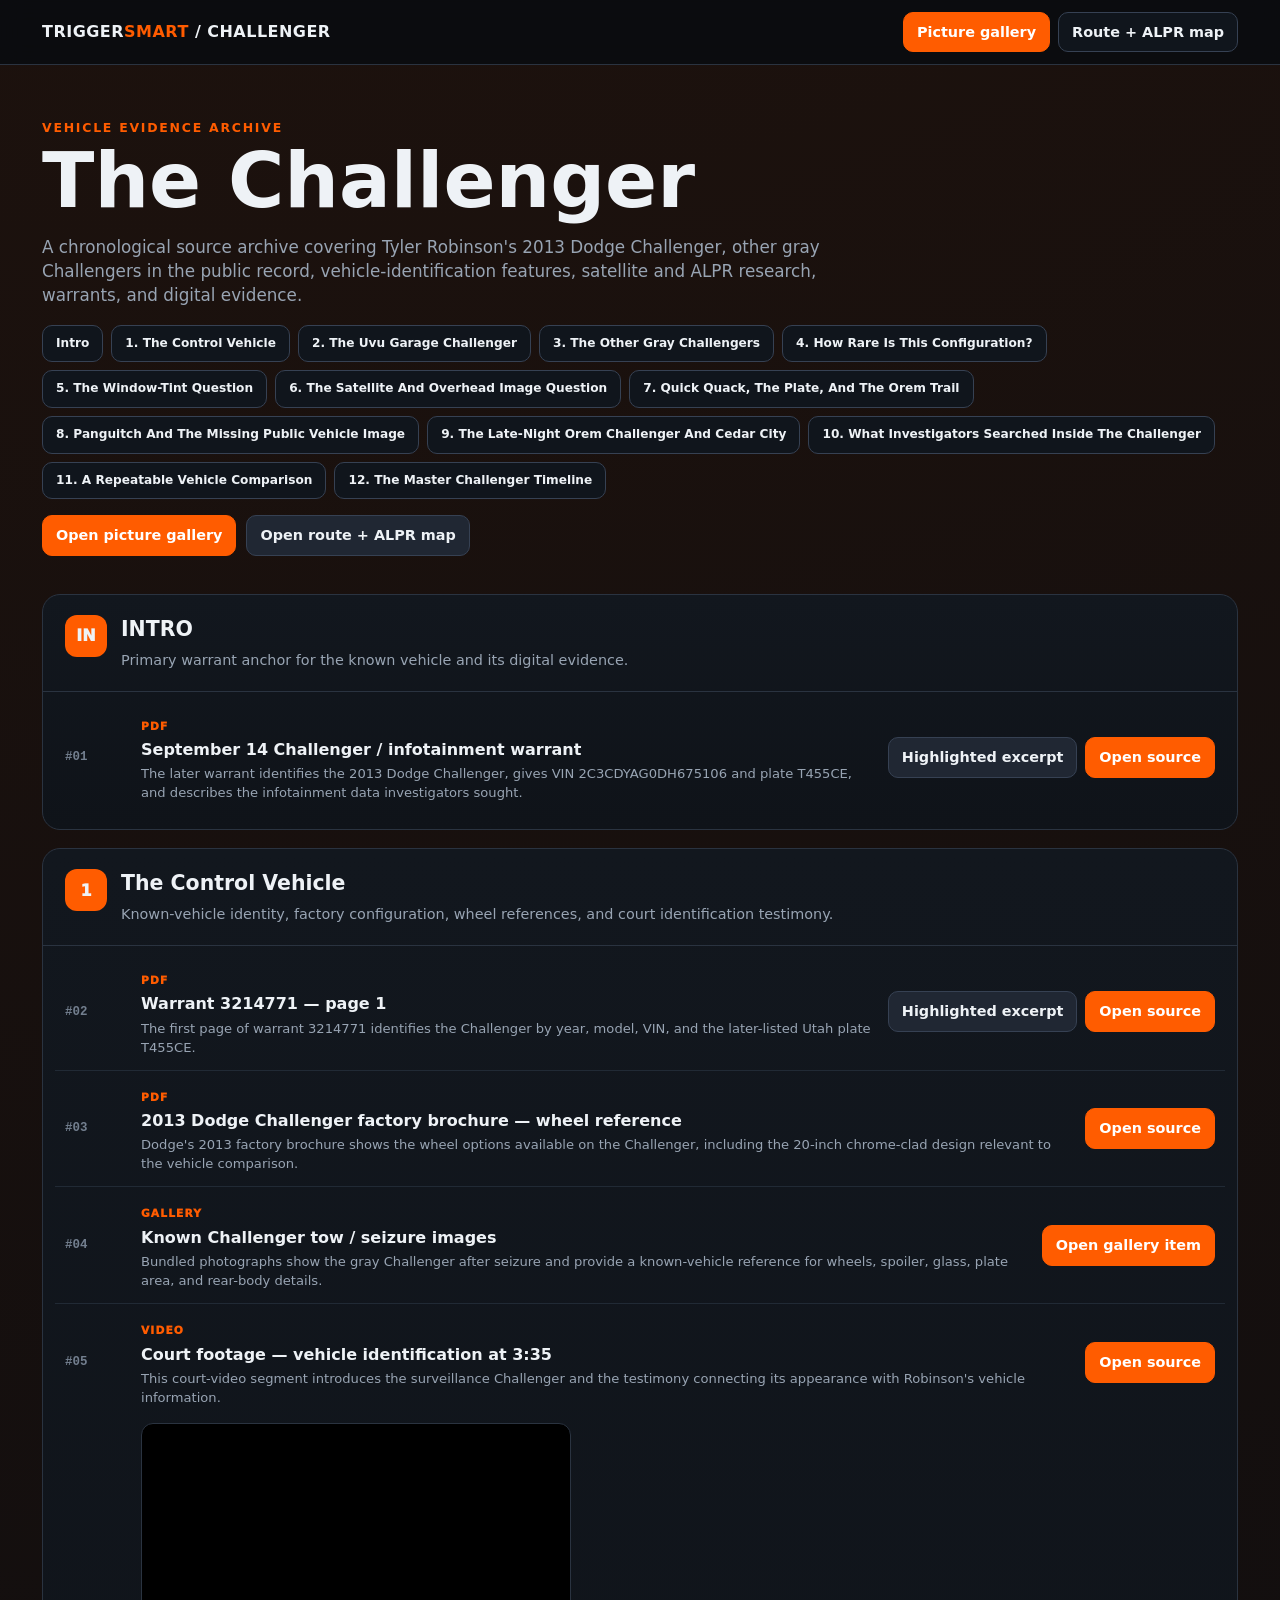
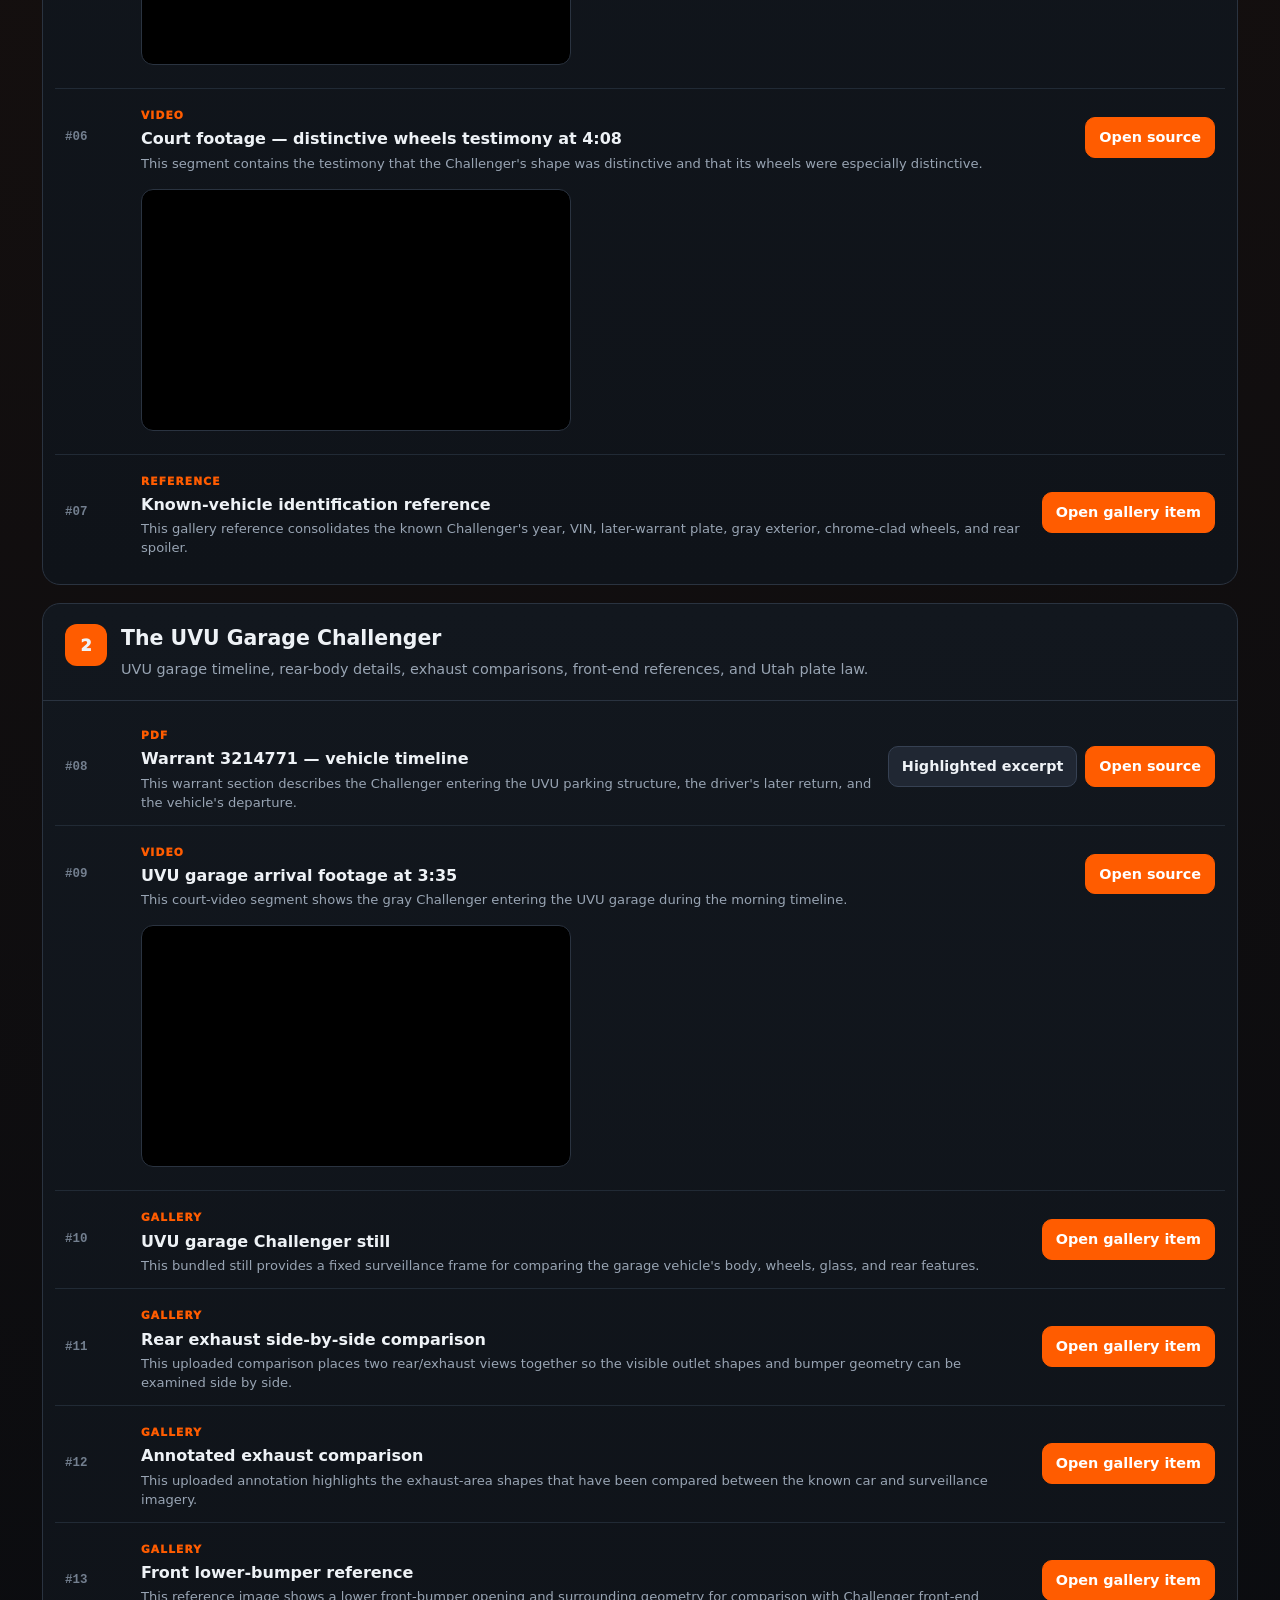
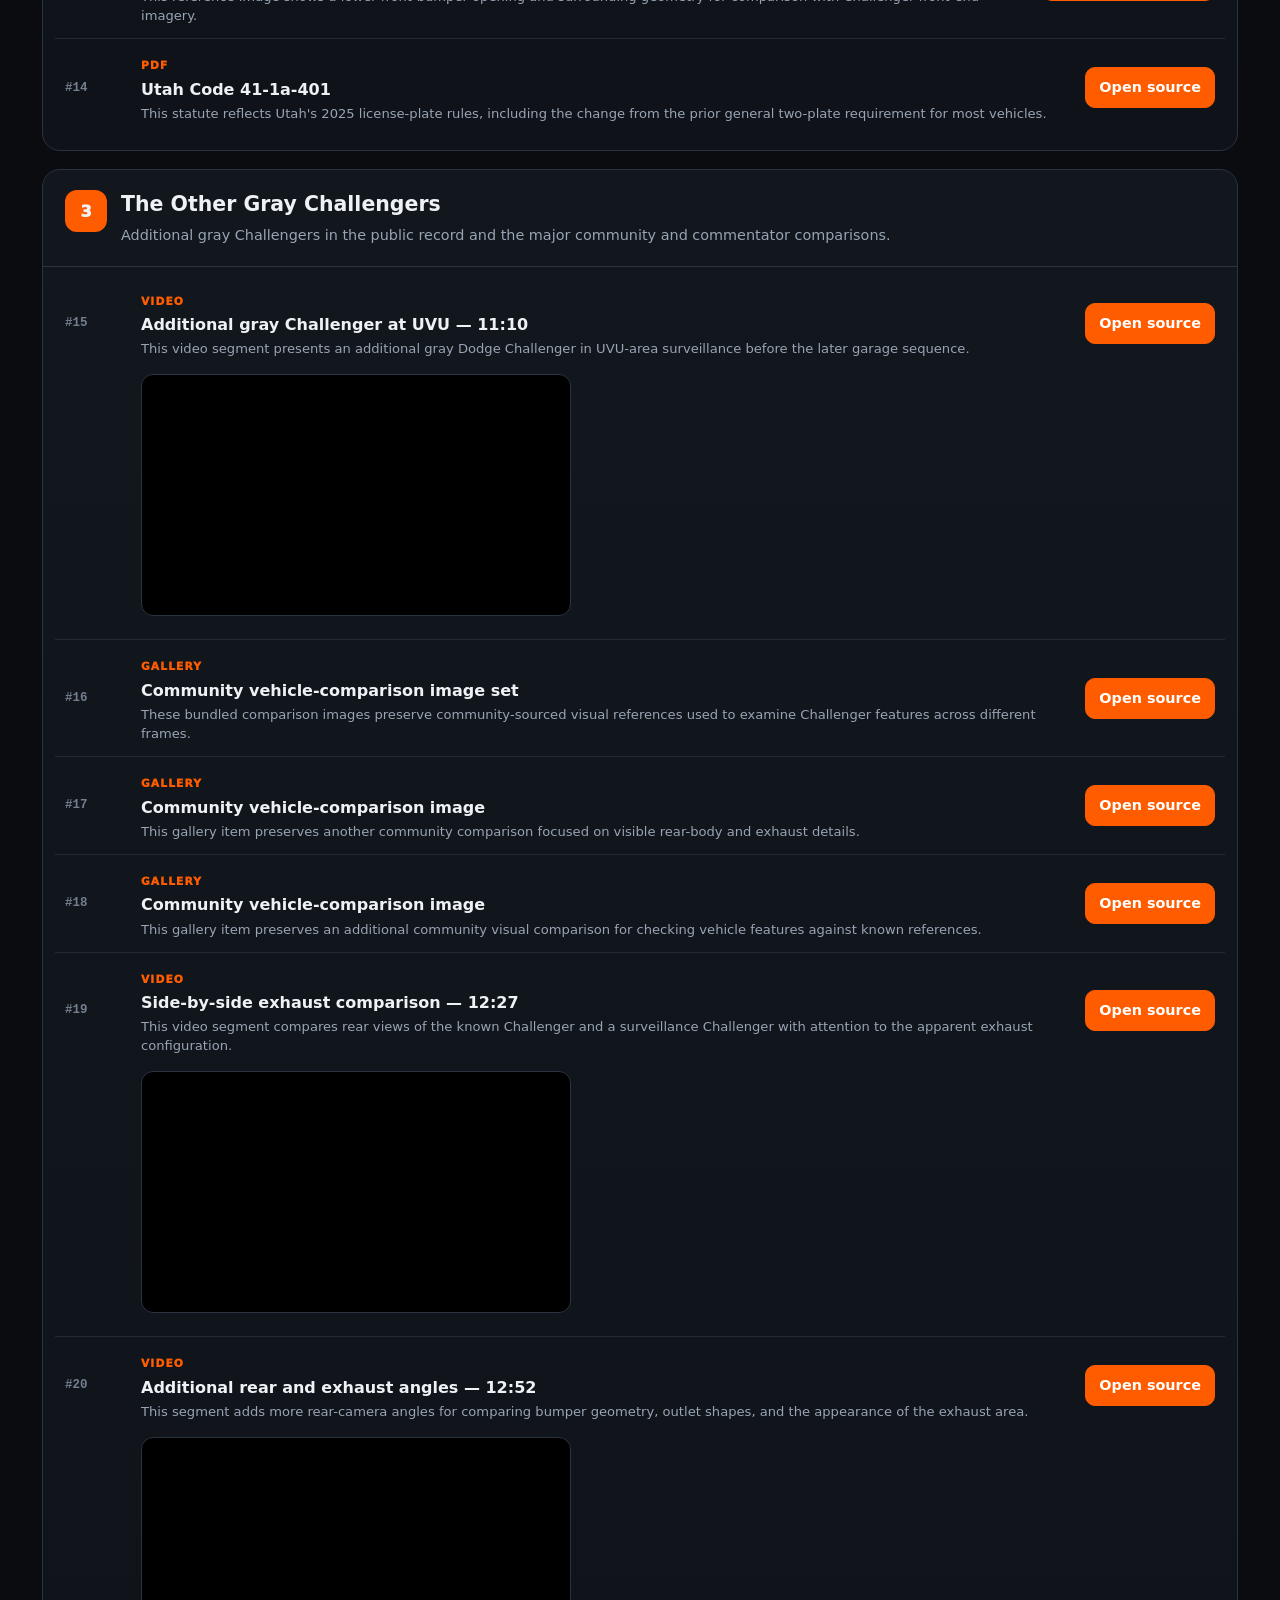
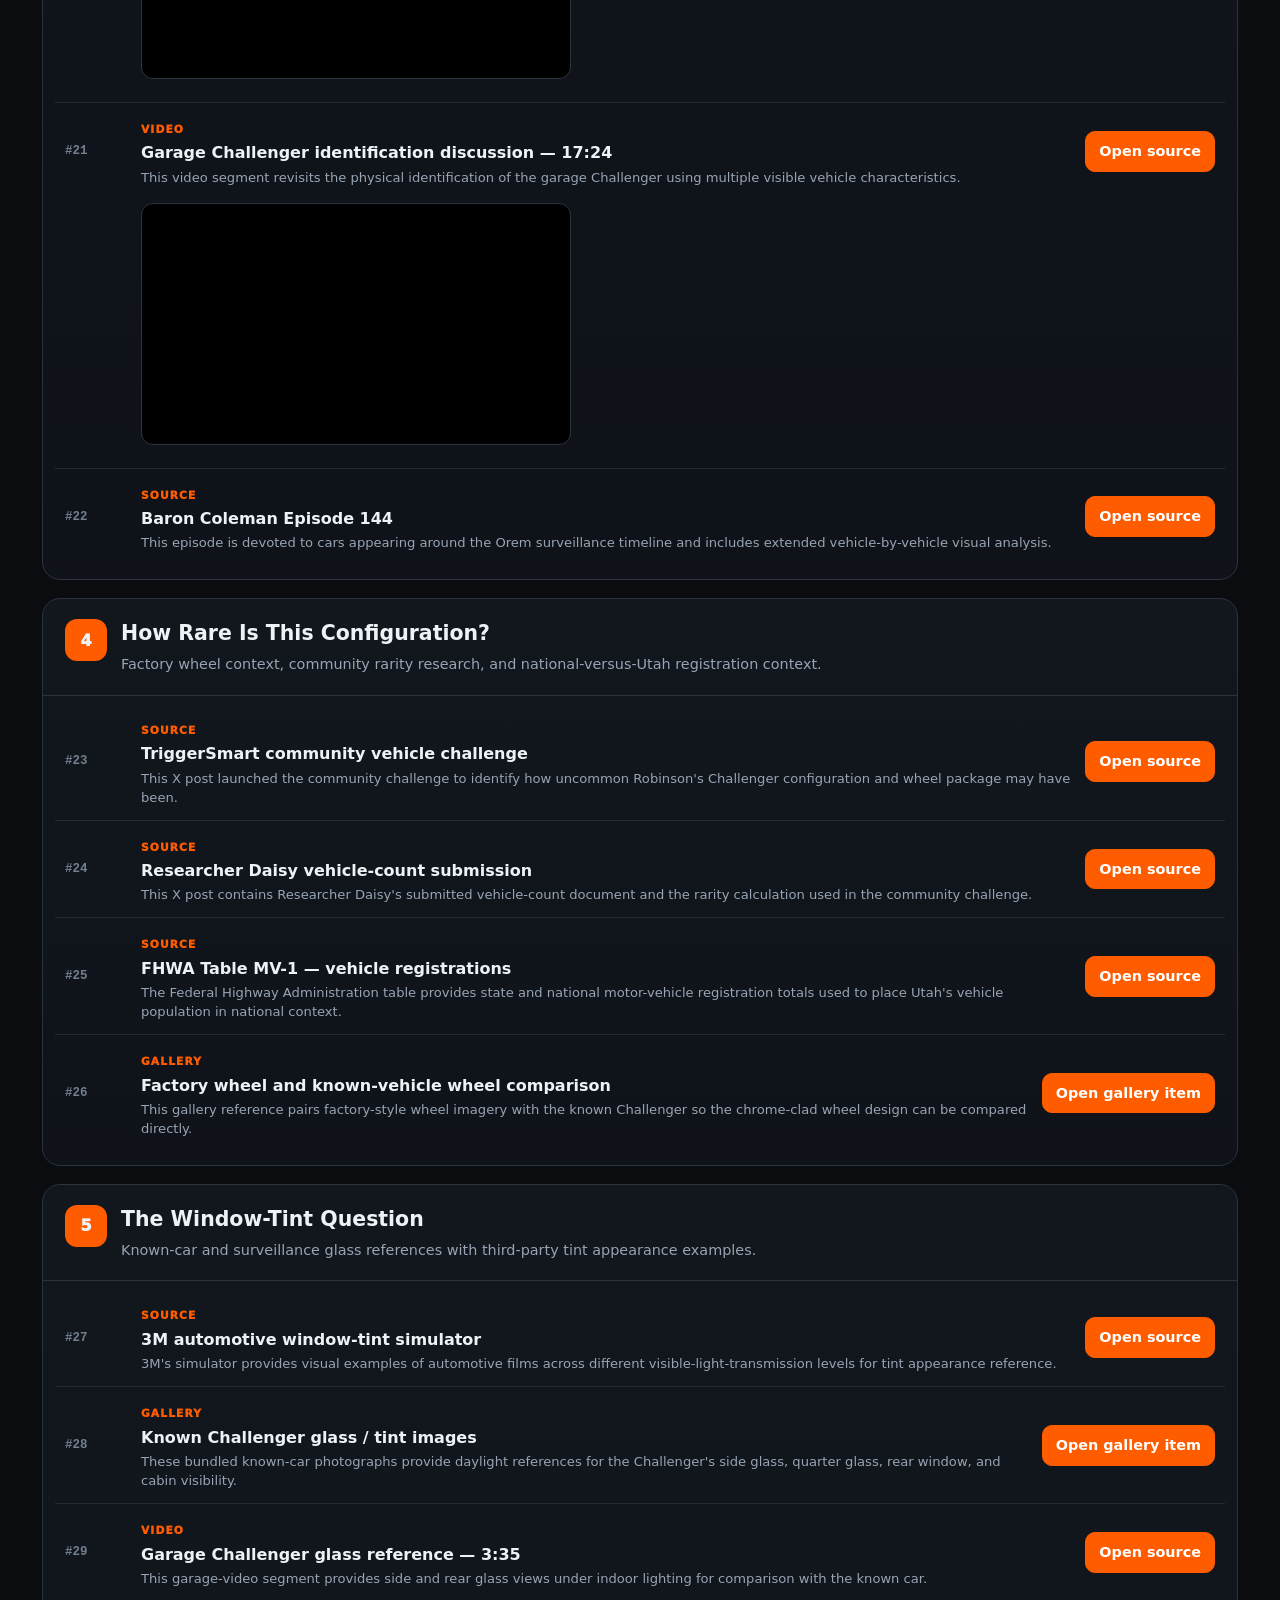
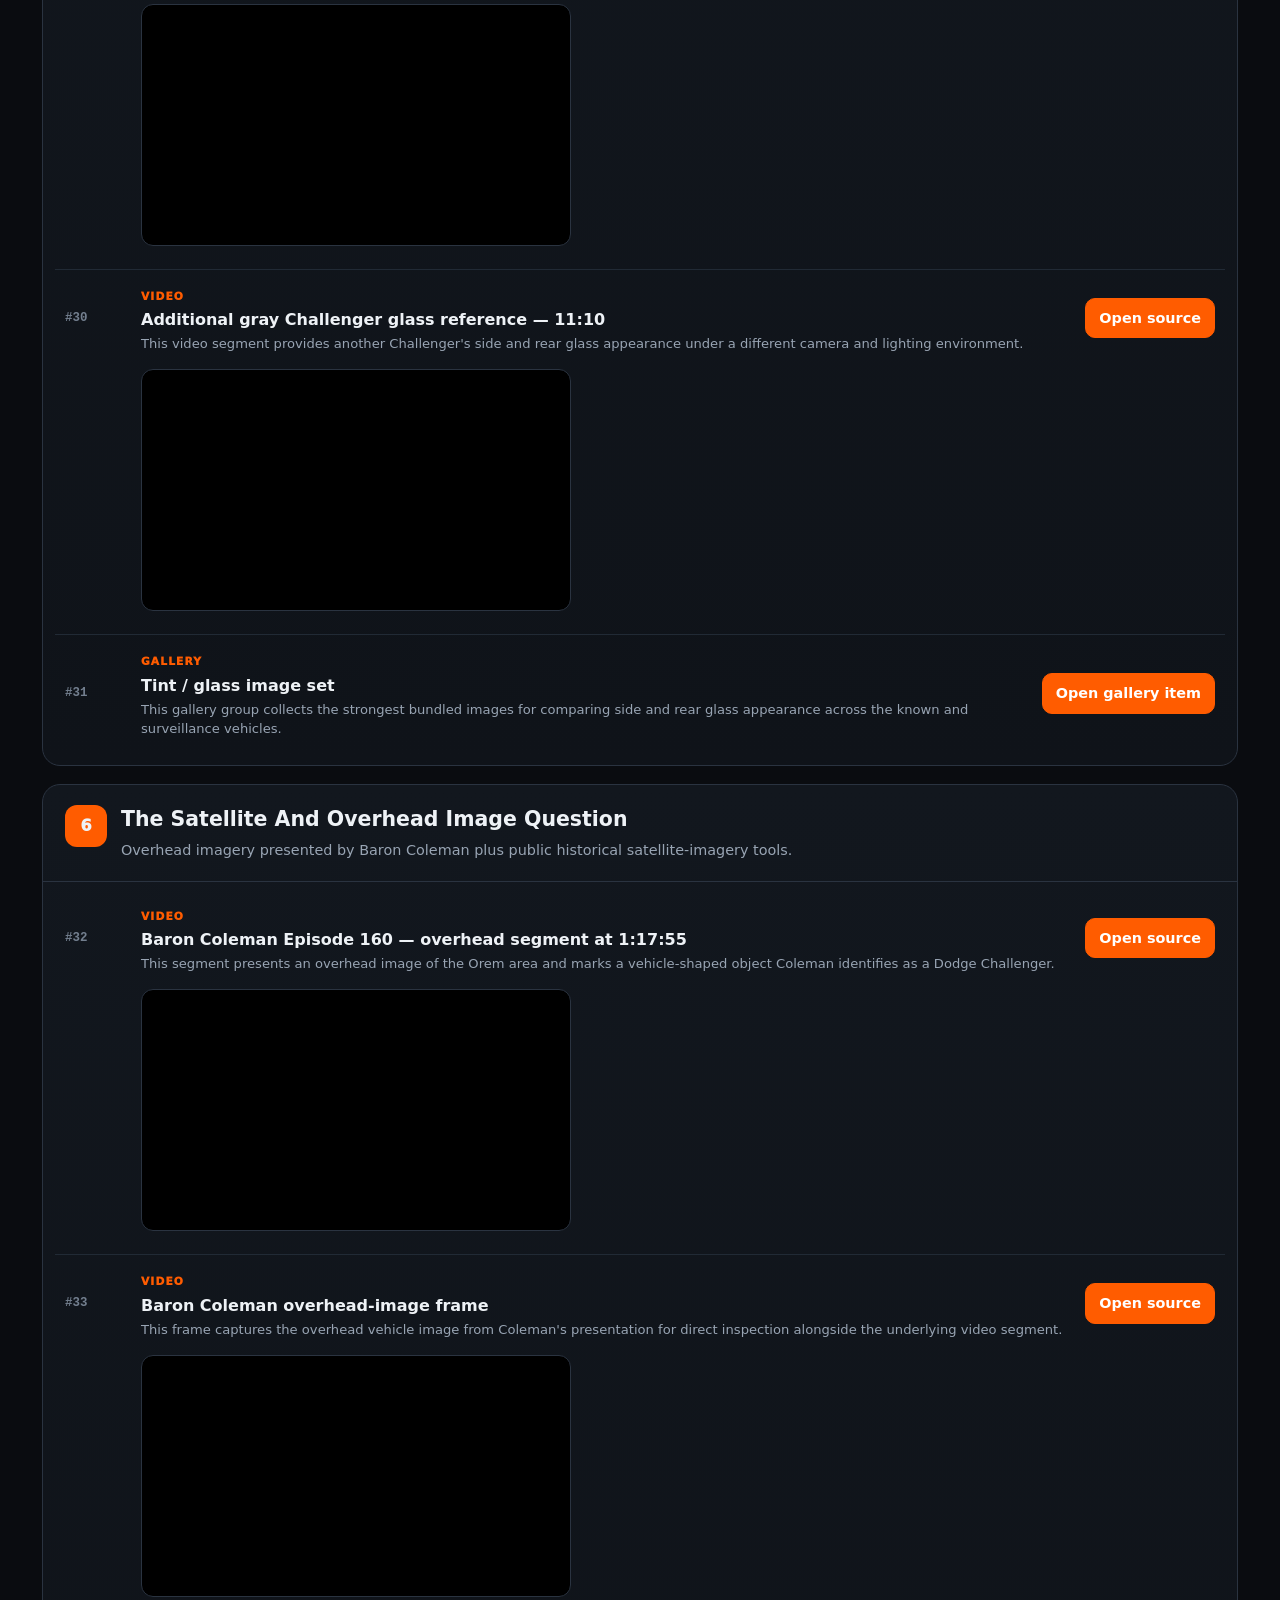
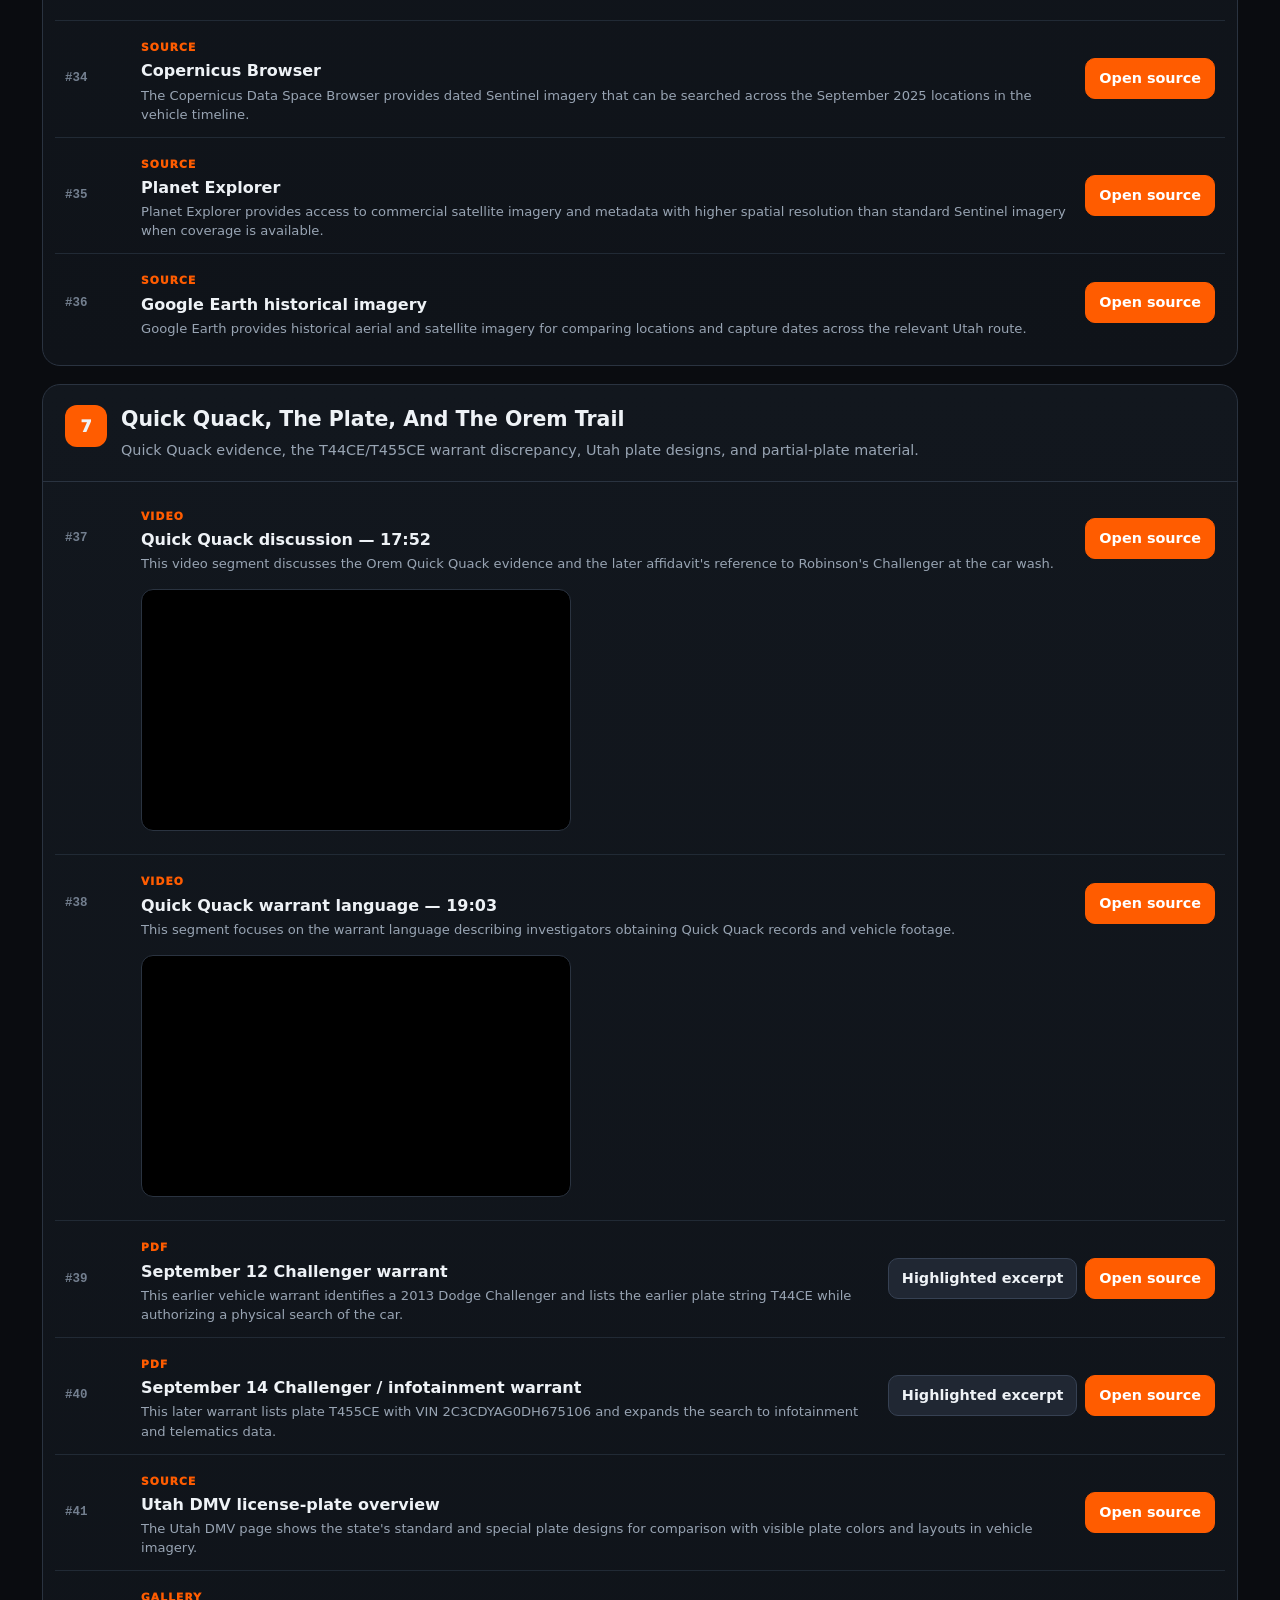
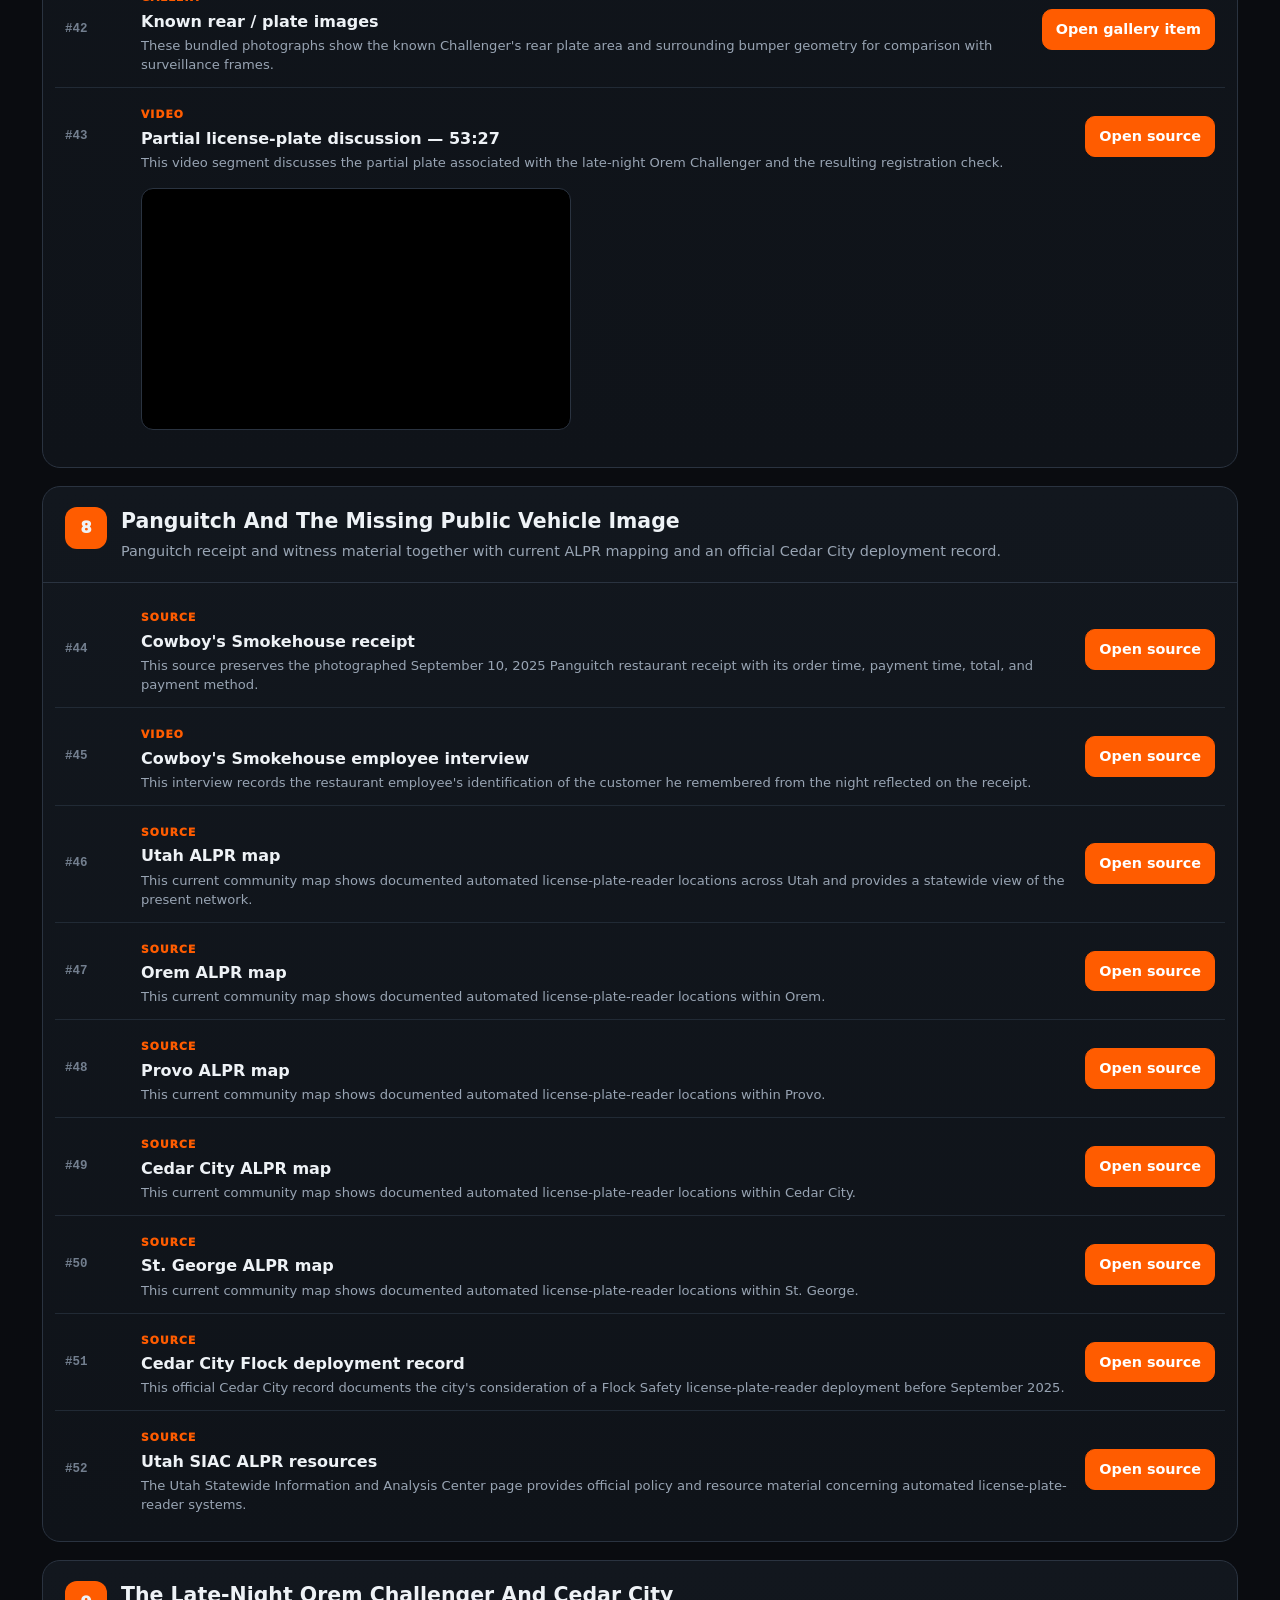
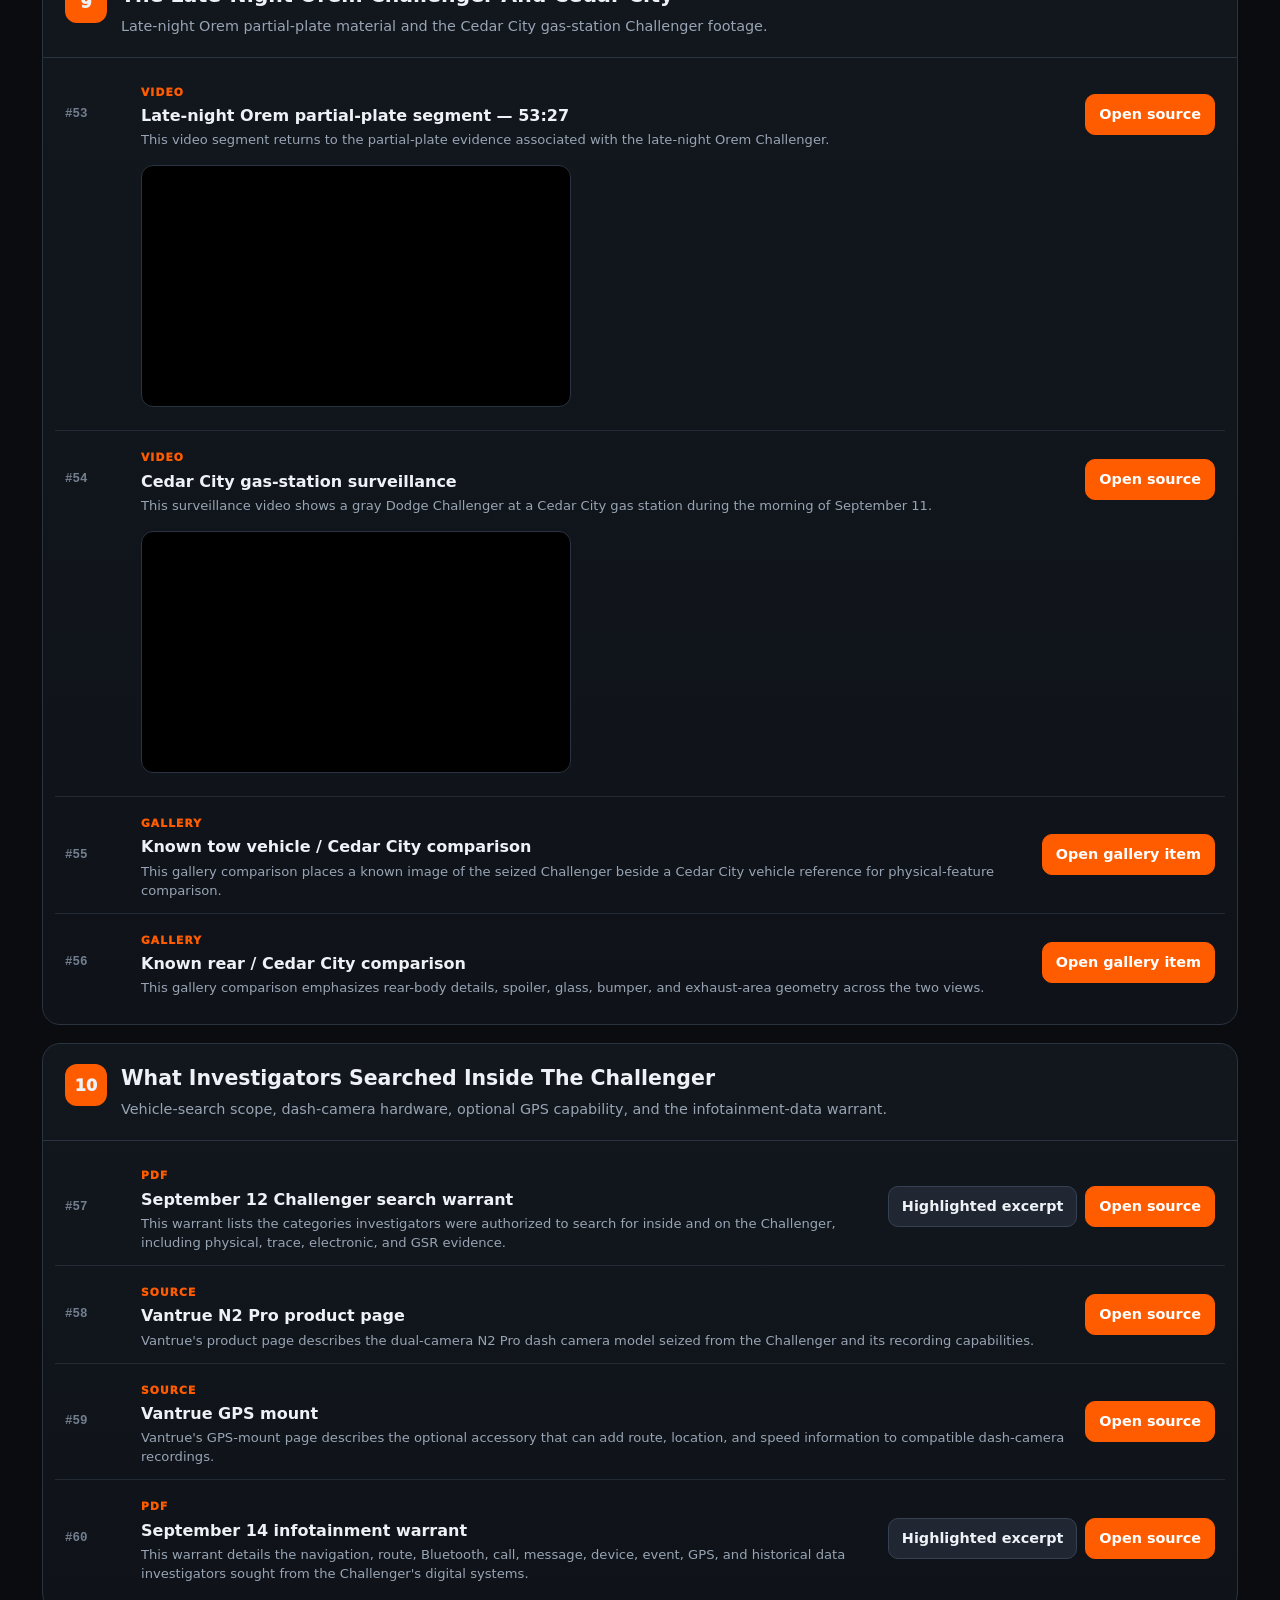
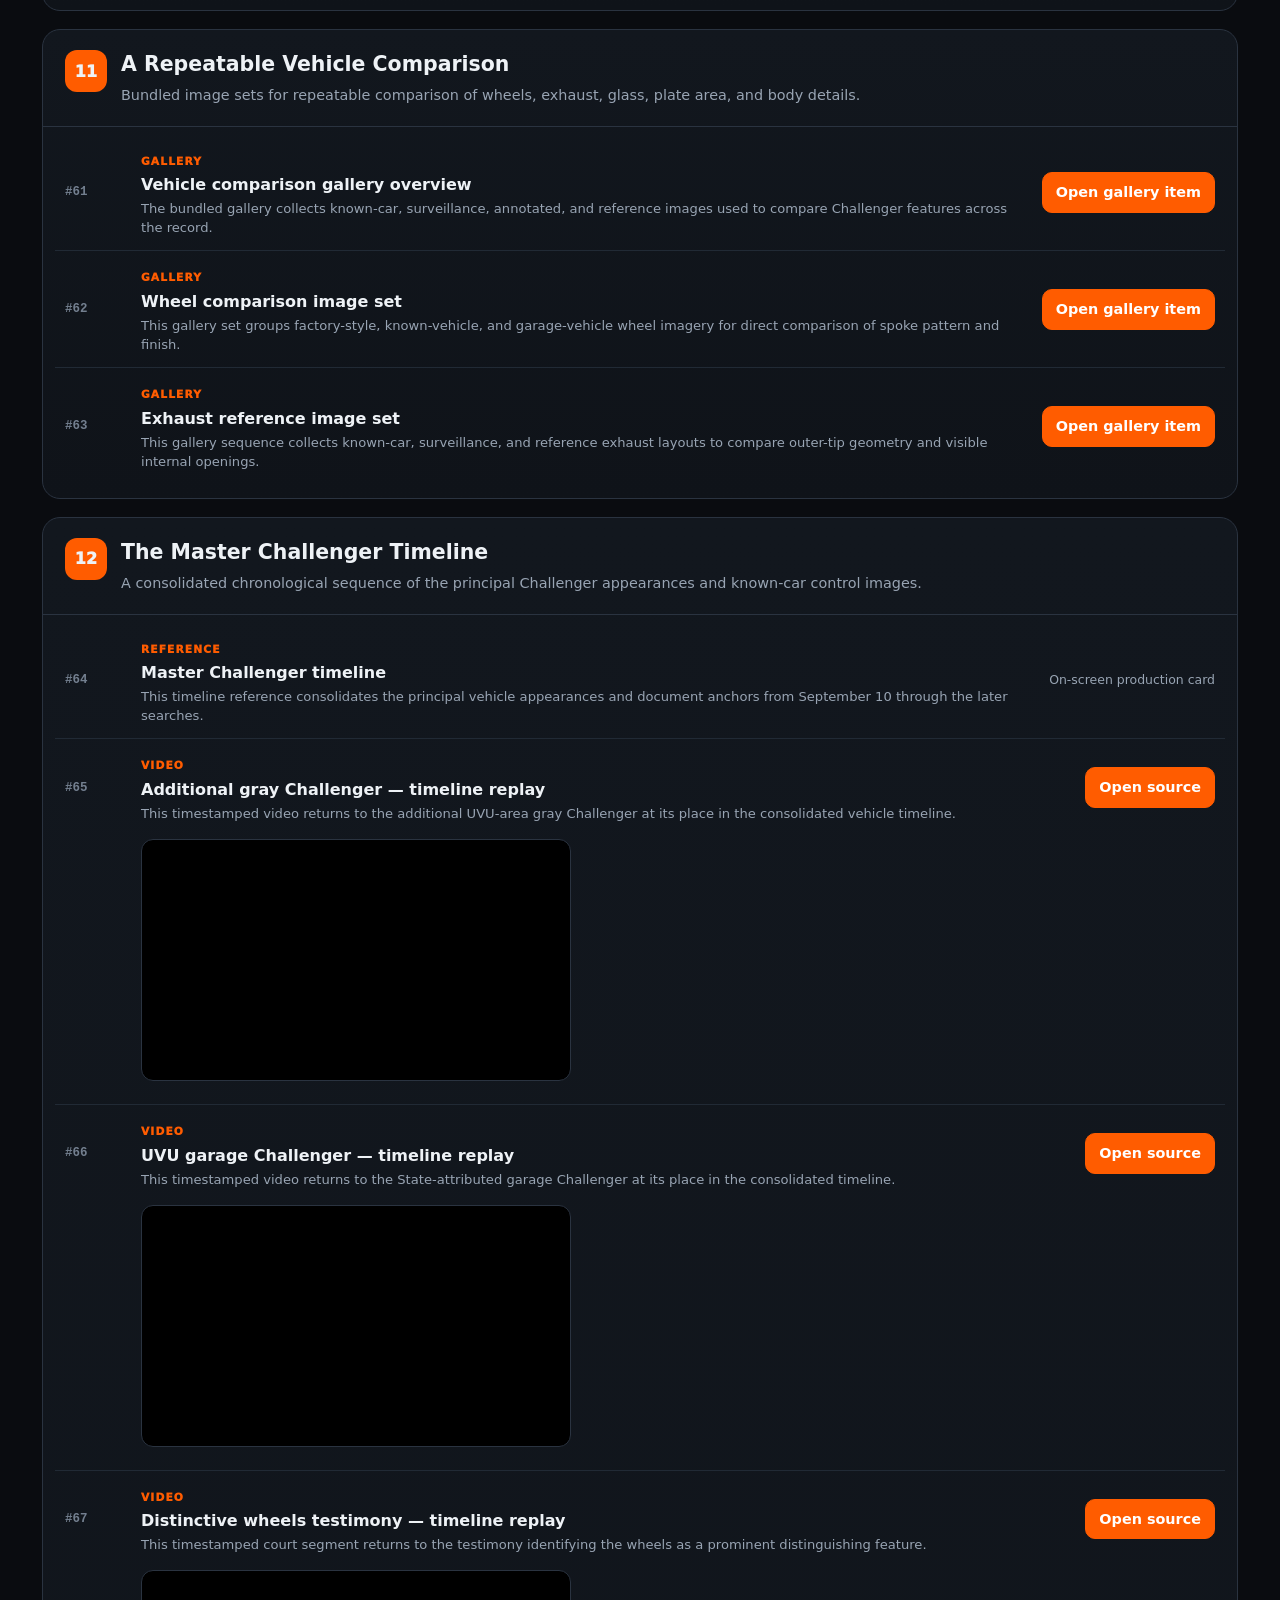
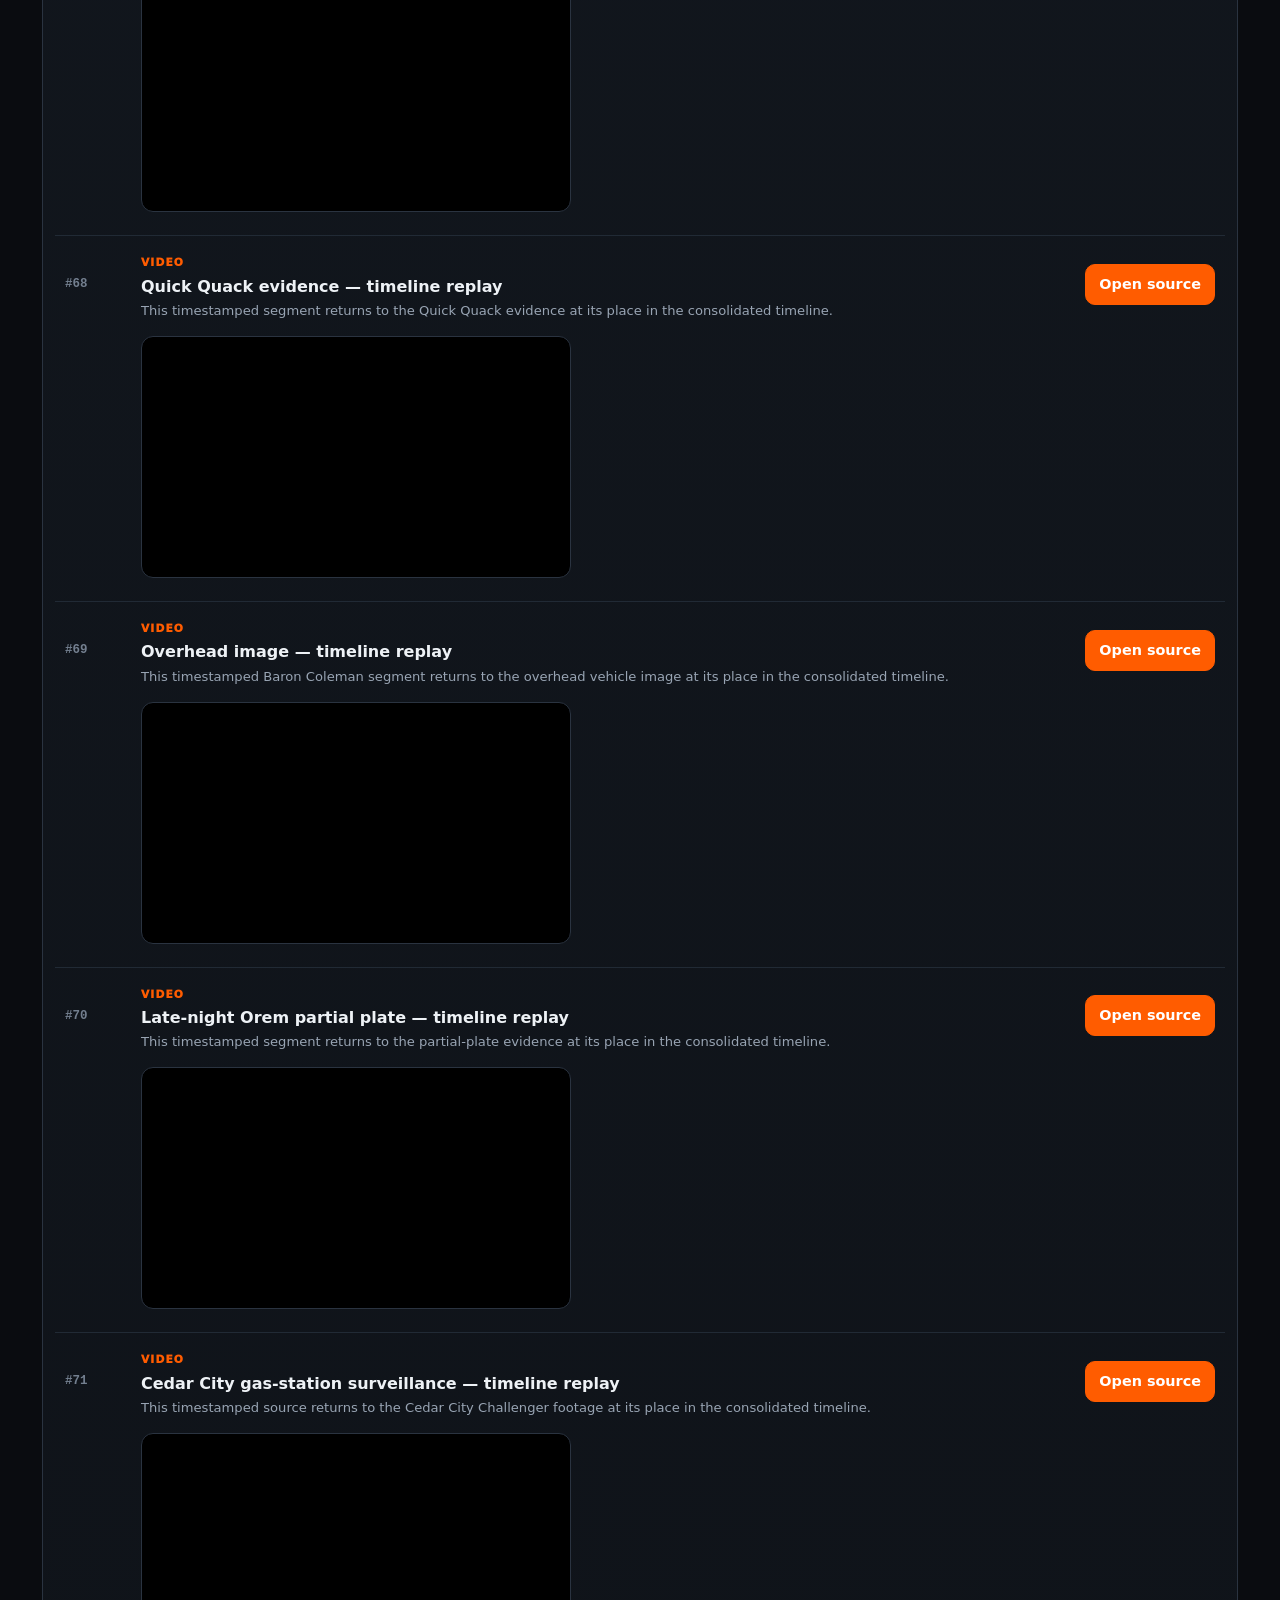
<file: index.html>
<!DOCTYPE html>

<html lang="en"><head><meta charset="utf-8"/><meta content="width=device-width,initial-scale=1" name="viewport"/><title>The Challenger — Vehicle Evidence Archive</title><link href="assets/css/site.css" rel="stylesheet"/><style>.toc{display:flex;gap:8px;flex-wrap:wrap;margin-top:16px}.toc a{font-size:.76rem}.flow-note{background:#0e151d;border:1px solid #27435e;color:#b8d8f6;border-radius:12px;padding:13px 15px;margin-top:12px}.status{color:#92a0b1;font-size:.78rem;margin-top:4px}.section-anchor{scroll-margin-top:84px}.nolink{color:var(--muted);font-size:.78rem}</style></head><body>
<header class="topbar"><div class="wrap"><div class="brand">TRIGGER<span>SMART</span> / CHALLENGER</div><nav class="nav"><a class="btn primary" href="gallery.html">Picture gallery</a><a class="btn subtle" href="route-map.html">Route + ALPR map</a></nav></div></header>
<main><div class="wrap"><section class="hero"><div class="kicker">Vehicle evidence archive</div><h1>The Challenger</h1><p>A chronological source archive covering Tyler Robinson's 2013 Dodge Challenger, other gray Challengers in the public record, vehicle-identification features, satellite and ALPR research, warrants, and digital evidence.</p><div class="toc"><a class="btn subtle" href="#intro">Intro</a><a class="btn subtle" href="#section-1">1. The Control Vehicle</a><a class="btn subtle" href="#section-2">2. The Uvu Garage Challenger</a><a class="btn subtle" href="#section-3">3. The Other Gray Challengers</a><a class="btn subtle" href="#section-4">4. How Rare Is This Configuration?</a><a class="btn subtle" href="#section-5">5. The Window-Tint Question</a><a class="btn subtle" href="#section-6">6. The Satellite And Overhead Image Question</a><a class="btn subtle" href="#section-7">7. Quick Quack, The Plate, And The Orem Trail</a><a class="btn subtle" href="#section-8">8. Panguitch And The Missing Public Vehicle Image</a><a class="btn subtle" href="#section-9">9. The Late-Night Orem Challenger And Cedar City</a><a class="btn subtle" href="#section-10">10. What Investigators Searched Inside The Challenger</a><a class="btn subtle" href="#section-11">11. A Repeatable Vehicle Comparison</a><a class="btn subtle" href="#section-12">12. The Master Challenger Timeline</a></div><div style="margin-top:16px;display:flex;gap:10px;flex-wrap:wrap"><a class="btn primary" href="gallery.html">Open picture gallery</a><a class="btn" href="route-map.html">Open route + ALPR map</a></div></section><div class="run"><section class="section section-anchor" id="intro"><div class="section-head"><div class="section-num">IN</div><div><h2>INTRO</h2><div class="desc">Primary warrant anchor for the known vehicle and its digital evidence.</div></div></div><div class="resources"><div class="resource"><div class="ord">#01</div><div class="meta"><div class="rtype">PDF</div><div class="rtitle">September 14 Challenger / infotainment warrant</div><div class="rnote">The later warrant identifies the 2013 Dodge Challenger, gives VIN 2C3CDYAG0DH675106 and plate T455CE, and describes the infotainment data investigators sought.</div></div><div class="actions"><a class="btn" href="docs/3214771_infotainment_warrant_HIGHLIGHTED_EXCERPTS.pdf" target="_blank">Highlighted excerpt</a><a class="btn primary" href="https://triggersmart.github.io/redacted-charlie-kirk-warrants/burkhart-warrants-redacted/3214771_Challenger-infotainment-T455CE_REDACTED.pdf" rel="noopener" target="_blank">Open source</a></div></div></div></section><section class="section section-anchor" id="section-1"><div class="section-head"><div class="section-num">1</div><div><h2>The Control Vehicle</h2><div class="desc">Known-vehicle identity, factory configuration, wheel references, and court identification testimony.</div></div></div><div class="resources"><div class="resource"><div class="ord">#02</div><div class="meta"><div class="rtype">PDF</div><div class="rtitle">Warrant 3214771 — page 1</div><div class="rnote">The first page of warrant 3214771 identifies the Challenger by year, model, VIN, and the later-listed Utah plate T455CE.</div></div><div class="actions"><a class="btn" href="docs/3214771_infotainment_warrant_HIGHLIGHTED_EXCERPTS.pdf" target="_blank">Highlighted excerpt</a><a class="btn primary" href="https://triggersmart.github.io/redacted-charlie-kirk-warrants/burkhart-warrants-redacted/3214771_Challenger-infotainment-T455CE_REDACTED.pdf" rel="noopener" target="_blank">Open source</a></div></div><div class="resource"><div class="ord">#03</div><div class="meta"><div class="rtype">PDF</div><div class="rtitle">2013 Dodge Challenger factory brochure — wheel reference</div><div class="rnote">Dodge's 2013 factory brochure shows the wheel options available on the Challenger, including the 20-inch chrome-clad design relevant to the vehicle comparison.</div></div><div class="actions"><a class="btn primary" href="https://cdn.dealereprocess.org/cdn/brochures/dodge/2013-challenger.pdf" rel="noopener" target="_blank">Open source</a></div></div><div class="resource"><div class="ord">#04</div><div class="meta"><div class="rtype">GALLERY</div><div class="rtitle">Known Challenger tow / seizure images</div><div class="rnote">Bundled photographs show the gray Challenger after seizure and provide a known-vehicle reference for wheels, spoiler, glass, plate area, and rear-body details.</div></div><div class="actions"><a class="btn primary" href="gallery.html#img-case-impounded">Open gallery item</a></div></div><div class="resource"><div class="ord">#05</div><div class="meta"><div class="rtype">VIDEO</div><div class="rtitle">Court footage — vehicle identification at 3:35</div><div class="rnote">This court-video segment introduces the surveillance Challenger and the testimony connecting its appearance with Robinson's vehicle information.</div></div><div class="actions"><a class="btn primary" href="https://www.youtube.com/watch?v=yrqUmwLsfGg&amp;t=215s" rel="noopener" target="_blank">Open source</a></div><div class="video-box"><iframe allow="accelerometer; autoplay; clipboard-write; encrypted-media; gyroscope; picture-in-picture; web-share" allowfullscreen="" loading="lazy" src="https://www.youtube-nocookie.com/embed/yrqUmwLsfGg?start=215&amp;rel=0" title="PLAY FROM 3:35 — court vehicle identification"></iframe></div></div><div class="resource"><div class="ord">#06</div><div class="meta"><div class="rtype">VIDEO</div><div class="rtitle">Court footage — distinctive wheels testimony at 4:08</div><div class="rnote">This segment contains the testimony that the Challenger's shape was distinctive and that its wheels were especially distinctive.</div></div><div class="actions"><a class="btn primary" href="https://www.youtube.com/watch?v=yrqUmwLsfGg&amp;t=248s" rel="noopener" target="_blank">Open source</a></div><div class="video-box"><iframe allow="accelerometer; autoplay; clipboard-write; encrypted-media; gyroscope; picture-in-picture; web-share" allowfullscreen="" loading="lazy" src="https://www.youtube-nocookie.com/embed/yrqUmwLsfGg?start=248&amp;rel=0" title="PLAY FROM 4:08 — distinctive wheels testimony"></iframe></div></div><div class="resource"><div class="ord">#07</div><div class="meta"><div class="rtype">REFERENCE</div><div class="rtitle">Known-vehicle identification reference</div><div class="rnote">This gallery reference consolidates the known Challenger's year, VIN, later-warrant plate, gray exterior, chrome-clad wheels, and rear spoiler.</div></div><div class="actions"><a class="btn primary" href="gallery.html#case-surveillance">Open gallery item</a></div></div></div></section><section class="section section-anchor" id="section-2"><div class="section-head"><div class="section-num">2</div><div><h2>The UVU Garage Challenger</h2><div class="desc">UVU garage timeline, rear-body details, exhaust comparisons, front-end references, and Utah plate law.</div></div></div><div class="resources"><div class="resource"><div class="ord">#08</div><div class="meta"><div class="rtype">PDF</div><div class="rtitle">Warrant 3214771 — vehicle timeline</div><div class="rnote">This warrant section describes the Challenger entering the UVU parking structure, the driver's later return, and the vehicle's departure.</div></div><div class="actions"><a class="btn" href="docs/3214771_infotainment_warrant_HIGHLIGHTED_EXCERPTS.pdf" target="_blank">Highlighted excerpt</a><a class="btn primary" href="https://triggersmart.github.io/redacted-charlie-kirk-warrants/burkhart-warrants-redacted/3214771_Challenger-infotainment-T455CE_REDACTED.pdf" rel="noopener" target="_blank">Open source</a></div></div><div class="resource"><div class="ord">#09</div><div class="meta"><div class="rtype">VIDEO</div><div class="rtitle">UVU garage arrival footage at 3:35</div><div class="rnote">This court-video segment shows the gray Challenger entering the UVU garage during the morning timeline.</div></div><div class="actions"><a class="btn primary" href="https://www.youtube.com/watch?v=yrqUmwLsfGg&amp;t=215s" rel="noopener" target="_blank">Open source</a></div><div class="video-box"><iframe allow="accelerometer; autoplay; clipboard-write; encrypted-media; gyroscope; picture-in-picture; web-share" allowfullscreen="" loading="lazy" src="https://www.youtube-nocookie.com/embed/yrqUmwLsfGg?start=215&amp;rel=0" title="PLAY FROM 3:35 — UVU garage arrival"></iframe></div></div><div class="resource"><div class="ord">#10</div><div class="meta"><div class="rtype">GALLERY</div><div class="rtitle">UVU garage Challenger still</div><div class="rnote">This bundled still provides a fixed surveillance frame for comparing the garage vehicle's body, wheels, glass, and rear features.</div></div><div class="actions"><a class="btn primary" href="gallery.html#img-case-garage">Open gallery item</a></div></div><div class="resource"><div class="ord">#11</div><div class="meta"><div class="rtype">GALLERY</div><div class="rtitle">Rear exhaust side-by-side comparison</div><div class="rnote">This uploaded comparison places two rear/exhaust views together so the visible outlet shapes and bumper geometry can be examined side by side.</div></div><div class="actions"><a class="btn primary" href="gallery.html#img-exhaust-side-by-side">Open gallery item</a></div></div><div class="resource"><div class="ord">#12</div><div class="meta"><div class="rtype">GALLERY</div><div class="rtitle">Annotated exhaust comparison</div><div class="rnote">This uploaded annotation highlights the exhaust-area shapes that have been compared between the known car and surveillance imagery.</div></div><div class="actions"><a class="btn primary" href="gallery.html#img-comparison-annotated">Open gallery item</a></div></div><div class="resource"><div class="ord">#13</div><div class="meta"><div class="rtype">GALLERY</div><div class="rtitle">Front lower-bumper reference</div><div class="rnote">This reference image shows a lower front-bumper opening and surrounding geometry for comparison with Challenger front-end imagery.</div></div><div class="actions"><a class="btn primary" href="gallery.html#img-front-lower-bumper">Open gallery item</a></div></div><div class="resource"><div class="ord">#14</div><div class="meta"><div class="rtype">PDF</div><div class="rtitle">Utah Code 41-1a-401</div><div class="rnote">This statute reflects Utah's 2025 license-plate rules, including the change from the prior general two-plate requirement for most vehicles.</div></div><div class="actions"><a class="btn primary" href="https://le.utah.gov/xcode/Title41/Chapter1A/C41-1a-S401_2025010120240501.pdf" rel="noopener" target="_blank">Open source</a></div></div></div></section><section class="section section-anchor" id="section-3"><div class="section-head"><div class="section-num">3</div><div><h2>The Other Gray Challengers</h2><div class="desc">Additional gray Challengers in the public record and the major community and commentator comparisons.</div></div></div><div class="resources"><div class="resource"><div class="ord">#15</div><div class="meta"><div class="rtype">VIDEO</div><div class="rtitle">Additional gray Challenger at UVU — 11:10</div><div class="rnote">This video segment presents an additional gray Dodge Challenger in UVU-area surveillance before the later garage sequence.</div></div><div class="actions"><a class="btn primary" href="https://www.youtube.com/watch?v=BvthGQw3_s0&amp;t=670s" rel="noopener" target="_blank">Open source</a></div><div class="video-box"><iframe allow="accelerometer; autoplay; clipboard-write; encrypted-media; gyroscope; picture-in-picture; web-share" allowfullscreen="" loading="lazy" src="https://www.youtube-nocookie.com/embed/BvthGQw3_s0?start=670&amp;rel=0" title="PLAY FROM 11:10 — additional gray Challenger at UVU"></iframe></div></div><div class="resource"><div class="ord">#16</div><div class="meta"><div class="rtype">GALLERY</div><div class="rtitle">Community vehicle-comparison image set</div><div class="rnote">These bundled comparison images preserve community-sourced visual references used to examine Challenger features across different frames.</div></div><div class="actions"><a class="btn primary" href="https://x.com/zoozoosop/status/2103678174609731811?s=20" rel="noopener" target="_blank">Open source</a></div></div><div class="resource"><div class="ord">#17</div><div class="meta"><div class="rtype">GALLERY</div><div class="rtitle">Community vehicle-comparison image</div><div class="rnote">This gallery item preserves another community comparison focused on visible rear-body and exhaust details.</div></div><div class="actions"><a class="btn primary" href="https://x.com/TDeemie/status/2103520656671273039?s=20" rel="noopener" target="_blank">Open source</a></div></div><div class="resource"><div class="ord">#18</div><div class="meta"><div class="rtype">GALLERY</div><div class="rtitle">Community vehicle-comparison image</div><div class="rnote">This gallery item preserves an additional community visual comparison for checking vehicle features against known references.</div></div><div class="actions"><a class="btn primary" href="https://x.com/SloDok9/status/2103651470734397682?s=20" rel="noopener" target="_blank">Open source</a></div></div><div class="resource"><div class="ord">#19</div><div class="meta"><div class="rtype">VIDEO</div><div class="rtitle">Side-by-side exhaust comparison — 12:27</div><div class="rnote">This video segment compares rear views of the known Challenger and a surveillance Challenger with attention to the apparent exhaust configuration.</div></div><div class="actions"><a class="btn primary" href="https://www.youtube.com/watch?v=_Sq5RqP27NY&amp;t=747s" rel="noopener" target="_blank">Open source</a></div><div class="video-box"><iframe allow="accelerometer; autoplay; clipboard-write; encrypted-media; gyroscope; picture-in-picture; web-share" allowfullscreen="" loading="lazy" src="https://www.youtube-nocookie.com/embed/_Sq5RqP27NY?start=747&amp;rel=0" title="PLAY FROM 12:27 — side-by-side exhaust comparison"></iframe></div></div><div class="resource"><div class="ord">#20</div><div class="meta"><div class="rtype">VIDEO</div><div class="rtitle">Additional rear and exhaust angles — 12:52</div><div class="rnote">This segment adds more rear-camera angles for comparing bumper geometry, outlet shapes, and the appearance of the exhaust area.</div></div><div class="actions"><a class="btn primary" href="https://www.youtube.com/watch?v=_Sq5RqP27NY&amp;t=772s" rel="noopener" target="_blank">Open source</a></div><div class="video-box"><iframe allow="accelerometer; autoplay; clipboard-write; encrypted-media; gyroscope; picture-in-picture; web-share" allowfullscreen="" loading="lazy" src="https://www.youtube-nocookie.com/embed/_Sq5RqP27NY?start=772&amp;rel=0" title="PLAY FROM 12:52 — additional rear and exhaust angles"></iframe></div></div><div class="resource"><div class="ord">#21</div><div class="meta"><div class="rtype">VIDEO</div><div class="rtitle">Garage Challenger identification discussion — 17:24</div><div class="rnote">This video segment revisits the physical identification of the garage Challenger using multiple visible vehicle characteristics.</div></div><div class="actions"><a class="btn primary" href="https://www.youtube.com/watch?v=_Sq5RqP27NY&amp;t=1044s" rel="noopener" target="_blank">Open source</a></div><div class="video-box"><iframe allow="accelerometer; autoplay; clipboard-write; encrypted-media; gyroscope; picture-in-picture; web-share" allowfullscreen="" loading="lazy" src="https://www.youtube-nocookie.com/embed/_Sq5RqP27NY?start=1044&amp;rel=0" title="PLAY FROM 17:24 — garage Challenger identification discussion"></iframe></div></div><div class="resource"><div class="ord">#22</div><div class="meta"><div class="rtype">SOURCE</div><div class="rtitle">Baron Coleman Episode 144</div><div class="rnote">This episode is devoted to cars appearing around the Orem surveillance timeline and includes extended vehicle-by-vehicle visual analysis.</div></div><div class="actions"><a class="btn primary" href="https://podscan.fm/podcasts/real-baron-podcast/episodes/the-cars-following-the-tylers-around-orem-ep-144" rel="noopener" target="_blank">Open source</a></div></div></div></section><section class="section section-anchor" id="section-4"><div class="section-head"><div class="section-num">4</div><div><h2>How Rare Is This Configuration?</h2><div class="desc">Factory wheel context, community rarity research, and national-versus-Utah registration context.</div></div></div><div class="resources"><div class="resource"><div class="ord">#23</div><div class="meta"><div class="rtype">SOURCE</div><div class="rtitle">TriggerSmart community vehicle challenge</div><div class="rnote">This X post launched the community challenge to identify how uncommon Robinson's Challenger configuration and wheel package may have been.</div></div><div class="actions"><a class="btn primary" href="https://x.com/triggersmarthq/status/2103487173387550723?s=20" rel="noopener" target="_blank">Open source</a></div></div><div class="resource"><div class="ord">#24</div><div class="meta"><div class="rtype">SOURCE</div><div class="rtitle">Researcher Daisy vehicle-count submission</div><div class="rnote">This X post contains Researcher Daisy's submitted vehicle-count document and the rarity calculation used in the community challenge.</div></div><div class="actions"><a class="btn primary" href="https://x.com/researcherdaisy/status/2103512995506614376/photo/1" rel="noopener" target="_blank">Open source</a></div></div><div class="resource"><div class="ord">#25</div><div class="meta"><div class="rtype">SOURCE</div><div class="rtitle">FHWA Table MV-1 — vehicle registrations</div><div class="rnote">The Federal Highway Administration table provides state and national motor-vehicle registration totals used to place Utah's vehicle population in national context.</div></div><div class="actions"><a class="btn primary" href="https://www.fhwa.dot.gov/policyinformation/statistics/2024/mv1.cfm" rel="noopener" target="_blank">Open source</a></div></div><div class="resource"><div class="ord">#26</div><div class="meta"><div class="rtype">GALLERY</div><div class="rtitle">Factory wheel and known-vehicle wheel comparison</div><div class="rnote">This gallery reference pairs factory-style wheel imagery with the known Challenger so the chrome-clad wheel design can be compared directly.</div></div><div class="actions"><a class="btn primary" href="gallery.html#reference-configurations">Open gallery item</a></div></div></div></section><section class="section section-anchor" id="section-5"><div class="section-head"><div class="section-num">5</div><div><h2>The Window-Tint Question</h2><div class="desc">Known-car and surveillance glass references with third-party tint appearance examples.</div></div></div><div class="resources"><div class="resource"><div class="ord">#27</div><div class="meta"><div class="rtype">SOURCE</div><div class="rtitle">3M automotive window-tint simulator</div><div class="rnote">3M's simulator provides visual examples of automotive films across different visible-light-transmission levels for tint appearance reference.</div></div><div class="actions"><a class="btn primary" href="https://www.3m.com/3M/en_US/car-personalization-us/resources/auto-window-tint-simulator/" rel="noopener" target="_blank">Open source</a></div></div><div class="resource"><div class="ord">#28</div><div class="meta"><div class="rtype">GALLERY</div><div class="rtitle">Known Challenger glass / tint images</div><div class="rnote">These bundled known-car photographs provide daylight references for the Challenger's side glass, quarter glass, rear window, and cabin visibility.</div></div><div class="actions"><a class="btn primary" href="gallery.html#tint-glass">Open gallery item</a></div></div><div class="resource"><div class="ord">#29</div><div class="meta"><div class="rtype">VIDEO</div><div class="rtitle">Garage Challenger glass reference — 3:35</div><div class="rnote">This garage-video segment provides side and rear glass views under indoor lighting for comparison with the known car.</div></div><div class="actions"><a class="btn primary" href="https://www.youtube.com/watch?v=yrqUmwLsfGg&amp;t=215s" rel="noopener" target="_blank">Open source</a></div><div class="video-box"><iframe allow="accelerometer; autoplay; clipboard-write; encrypted-media; gyroscope; picture-in-picture; web-share" allowfullscreen="" loading="lazy" src="https://www.youtube-nocookie.com/embed/yrqUmwLsfGg?start=215&amp;rel=0" title="PLAY FROM 3:35 — garage Challenger"></iframe></div></div><div class="resource"><div class="ord">#30</div><div class="meta"><div class="rtype">VIDEO</div><div class="rtitle">Additional gray Challenger glass reference — 11:10</div><div class="rnote">This video segment provides another Challenger's side and rear glass appearance under a different camera and lighting environment.</div></div><div class="actions"><a class="btn primary" href="https://www.youtube.com/watch?v=BvthGQw3_s0&amp;t=670s" rel="noopener" target="_blank">Open source</a></div><div class="video-box"><iframe allow="accelerometer; autoplay; clipboard-write; encrypted-media; gyroscope; picture-in-picture; web-share" allowfullscreen="" loading="lazy" src="https://www.youtube-nocookie.com/embed/BvthGQw3_s0?start=670&amp;rel=0" title="PLAY FROM 11:10 — additional gray Challenger"></iframe></div></div><div class="resource"><div class="ord">#31</div><div class="meta"><div class="rtype">GALLERY</div><div class="rtitle">Tint / glass image set</div><div class="rnote">This gallery group collects the strongest bundled images for comparing side and rear glass appearance across the known and surveillance vehicles.</div></div><div class="actions"><a class="btn primary" href="gallery.html#tint-glass">Open gallery item</a></div></div></div></section><section class="section section-anchor" id="section-6"><div class="section-head"><div class="section-num">6</div><div><h2>The Satellite And Overhead Image Question</h2><div class="desc">Overhead imagery presented by Baron Coleman plus public historical satellite-imagery tools.</div></div></div><div class="resources"><div class="resource"><div class="ord">#32</div><div class="meta"><div class="rtype">VIDEO</div><div class="rtitle">Baron Coleman Episode 160 — overhead segment at 1:17:55</div><div class="rnote">This segment presents an overhead image of the Orem area and marks a vehicle-shaped object Coleman identifies as a Dodge Challenger.</div></div><div class="actions"><a class="btn primary" href="https://www.youtube.com/watch?v=lG40e8MZaZk&amp;t=4675s" rel="noopener" target="_blank">Open source</a></div><div class="video-box"><iframe allow="accelerometer; autoplay; clipboard-write; encrypted-media; gyroscope; picture-in-picture; web-share" allowfullscreen="" loading="lazy" src="https://www.youtube-nocookie.com/embed/lG40e8MZaZk?start=4675&amp;rel=0" title="PLAY FROM 1:17:55 — Baron Coleman Episode 160 overhead segment"></iframe></div></div><div class="resource"><div class="ord">#33</div><div class="meta"><div class="rtype">VIDEO</div><div class="rtitle">Baron Coleman overhead-image frame</div><div class="rnote">This frame captures the overhead vehicle image from Coleman's presentation for direct inspection alongside the underlying video segment.</div></div><div class="actions"><a class="btn primary" href="https://www.youtube.com/watch?v=lG40e8MZaZk&amp;t=4675s" rel="noopener" target="_blank">Open source</a></div><div class="video-box"><iframe allow="accelerometer; autoplay; clipboard-write; encrypted-media; gyroscope; picture-in-picture; web-share" allowfullscreen="" loading="lazy" src="https://www.youtube-nocookie.com/embed/lG40e8MZaZk?start=4675&amp;rel=0" title="SHOW: frame grab from Baron overhead segment"></iframe></div></div><div class="resource"><div class="ord">#34</div><div class="meta"><div class="rtype">SOURCE</div><div class="rtitle">Copernicus Browser</div><div class="rnote">The Copernicus Data Space Browser provides dated Sentinel imagery that can be searched across the September 2025 locations in the vehicle timeline.</div></div><div class="actions"><a class="btn primary" href="https://browser.dataspace.copernicus.eu/" rel="noopener" target="_blank">Open source</a></div></div><div class="resource"><div class="ord">#35</div><div class="meta"><div class="rtype">SOURCE</div><div class="rtitle">Planet Explorer</div><div class="rnote">Planet Explorer provides access to commercial satellite imagery and metadata with higher spatial resolution than standard Sentinel imagery when coverage is available.</div></div><div class="actions"><a class="btn primary" href="https://www.planet.com/explorer/" rel="noopener" target="_blank">Open source</a></div></div><div class="resource"><div class="ord">#36</div><div class="meta"><div class="rtype">SOURCE</div><div class="rtitle">Google Earth historical imagery</div><div class="rnote">Google Earth provides historical aerial and satellite imagery for comparing locations and capture dates across the relevant Utah route.</div></div><div class="actions"><a class="btn primary" href="https://earth.google.com/" rel="noopener" target="_blank">Open source</a></div></div></div></section><section class="section section-anchor" id="section-7"><div class="section-head"><div class="section-num">7</div><div><h2>Quick Quack, The Plate, And The Orem Trail</h2><div class="desc">Quick Quack evidence, the T44CE/T455CE warrant discrepancy, Utah plate designs, and partial-plate material.</div></div></div><div class="resources"><div class="resource"><div class="ord">#37</div><div class="meta"><div class="rtype">VIDEO</div><div class="rtitle">Quick Quack discussion — 17:52</div><div class="rnote">This video segment discusses the Orem Quick Quack evidence and the later affidavit's reference to Robinson's Challenger at the car wash.</div></div><div class="actions"><a class="btn primary" href="https://www.youtube.com/watch?v=_Sq5RqP27NY&amp;t=1072s" rel="noopener" target="_blank">Open source</a></div><div class="video-box"><iframe allow="accelerometer; autoplay; clipboard-write; encrypted-media; gyroscope; picture-in-picture; web-share" allowfullscreen="" loading="lazy" src="https://www.youtube-nocookie.com/embed/_Sq5RqP27NY?start=1072&amp;rel=0" title="PLAY FROM 17:52 — Quick Quack discussion"></iframe></div></div><div class="resource"><div class="ord">#38</div><div class="meta"><div class="rtype">VIDEO</div><div class="rtitle">Quick Quack warrant language — 19:03</div><div class="rnote">This segment focuses on the warrant language describing investigators obtaining Quick Quack records and vehicle footage.</div></div><div class="actions"><a class="btn primary" href="https://www.youtube.com/watch?v=_Sq5RqP27NY&amp;t=1143s" rel="noopener" target="_blank">Open source</a></div><div class="video-box"><iframe allow="accelerometer; autoplay; clipboard-write; encrypted-media; gyroscope; picture-in-picture; web-share" allowfullscreen="" loading="lazy" src="https://www.youtube-nocookie.com/embed/_Sq5RqP27NY?start=1143&amp;rel=0" title="PLAY FROM 19:03 — Quick Quack warrant language"></iframe></div></div><div class="resource"><div class="ord">#39</div><div class="meta"><div class="rtype">PDF</div><div class="rtitle">September 12 Challenger warrant</div><div class="rnote">This earlier vehicle warrant identifies a 2013 Dodge Challenger and lists the earlier plate string T44CE while authorizing a physical search of the car.</div></div><div class="actions"><a class="btn" href="docs/3213501_vehicle_warrant_HIGHLIGHTED_EXCERPTS.pdf" target="_blank">Highlighted excerpt</a><a class="btn primary" href="https://triggersmart.github.io/redacted-charlie-kirk-warrants/burkhart-warrants-redacted/3213501_Dodge-Challenger-T44CE_REDACTED.pdf" rel="noopener" target="_blank">Open source</a></div></div><div class="resource"><div class="ord">#40</div><div class="meta"><div class="rtype">PDF</div><div class="rtitle">September 14 Challenger / infotainment warrant</div><div class="rnote">This later warrant lists plate T455CE with VIN 2C3CDYAG0DH675106 and expands the search to infotainment and telematics data.</div></div><div class="actions"><a class="btn" href="docs/3214771_infotainment_warrant_HIGHLIGHTED_EXCERPTS.pdf" target="_blank">Highlighted excerpt</a><a class="btn primary" href="https://triggersmart.github.io/redacted-charlie-kirk-warrants/burkhart-warrants-redacted/3214771_Challenger-infotainment-T455CE_REDACTED.pdf" rel="noopener" target="_blank">Open source</a></div></div><div class="resource"><div class="ord">#41</div><div class="meta"><div class="rtype">SOURCE</div><div class="rtitle">Utah DMV license-plate overview</div><div class="rnote">The Utah DMV page shows the state's standard and special plate designs for comparison with visible plate colors and layouts in vehicle imagery.</div></div><div class="actions"><a class="btn primary" href="https://dmv.utah.gov/plates/license-plates/" rel="noopener" target="_blank">Open source</a></div></div><div class="resource"><div class="ord">#42</div><div class="meta"><div class="rtype">GALLERY</div><div class="rtitle">Known rear / plate images</div><div class="rnote">These bundled photographs show the known Challenger's rear plate area and surrounding bumper geometry for comparison with surveillance frames.</div></div><div class="actions"><a class="btn primary" href="gallery.html#case-surveillance">Open gallery item</a></div></div><div class="resource"><div class="ord">#43</div><div class="meta"><div class="rtype">VIDEO</div><div class="rtitle">Partial license-plate discussion — 53:27</div><div class="rnote">This video segment discusses the partial plate associated with the late-night Orem Challenger and the resulting registration check.</div></div><div class="actions"><a class="btn primary" href="https://www.youtube.com/watch?v=_Sq5RqP27NY&amp;t=3207s" rel="noopener" target="_blank">Open source</a></div><div class="video-box"><iframe allow="accelerometer; autoplay; clipboard-write; encrypted-media; gyroscope; picture-in-picture; web-share" allowfullscreen="" loading="lazy" src="https://www.youtube-nocookie.com/embed/_Sq5RqP27NY?start=3207&amp;rel=0" title="PLAY FROM 53:27 — partial license plate discussion"></iframe></div></div></div></section><section class="section section-anchor" id="section-8"><div class="section-head"><div class="section-num">8</div><div><h2>Panguitch And The Missing Public Vehicle Image</h2><div class="desc">Panguitch receipt and witness material together with current ALPR mapping and an official Cedar City deployment record.</div></div></div><div class="resources"><div class="resource"><div class="ord">#44</div><div class="meta"><div class="rtype">SOURCE</div><div class="rtitle">Cowboy's Smokehouse receipt</div><div class="rnote">This source preserves the photographed September 10, 2025 Panguitch restaurant receipt with its order time, payment time, total, and payment method.</div></div><div class="actions"><a class="btn primary" href="https://whoassassinatedcharliekirk.com/Tyler_Robinson/cowboys-smokehouse-receipt" rel="noopener" target="_blank">Open source</a></div></div><div class="resource"><div class="ord">#45</div><div class="meta"><div class="rtype">VIDEO</div><div class="rtitle">Cowboy's Smokehouse employee interview</div><div class="rnote">This interview records the restaurant employee's identification of the customer he remembered from the night reflected on the receipt.</div></div><div class="actions"><a class="btn primary" href="https://whoassassinatedcharliekirk.com/Videos/Vid_Tyler_Robinson/Vid_Receipt_Timeline/Vid_DiligentDenizen_Full_Raw_Interview_2079273" rel="noopener" target="_blank">Open source</a></div></div><div class="resource"><div class="ord">#46</div><div class="meta"><div class="rtype">SOURCE</div><div class="rtitle">Utah ALPR map</div><div class="rnote">This current community map shows documented automated license-plate-reader locations across Utah and provides a statewide view of the present network.</div></div><div class="actions"><a class="btn primary" href="https://flockcamera.app/locations/utah/" rel="noopener" target="_blank">Open source</a></div></div><div class="resource"><div class="ord">#47</div><div class="meta"><div class="rtype">SOURCE</div><div class="rtitle">Orem ALPR map</div><div class="rnote">This current community map shows documented automated license-plate-reader locations within Orem.</div></div><div class="actions"><a class="btn primary" href="https://flockcamera.app/locations/utah/orem/" rel="noopener" target="_blank">Open source</a></div></div><div class="resource"><div class="ord">#48</div><div class="meta"><div class="rtype">SOURCE</div><div class="rtitle">Provo ALPR map</div><div class="rnote">This current community map shows documented automated license-plate-reader locations within Provo.</div></div><div class="actions"><a class="btn primary" href="https://flockcamera.app/locations/utah/provo/" rel="noopener" target="_blank">Open source</a></div></div><div class="resource"><div class="ord">#49</div><div class="meta"><div class="rtype">SOURCE</div><div class="rtitle">Cedar City ALPR map</div><div class="rnote">This current community map shows documented automated license-plate-reader locations within Cedar City.</div></div><div class="actions"><a class="btn primary" href="https://flockcamera.app/locations/utah/cedar-city/" rel="noopener" target="_blank">Open source</a></div></div><div class="resource"><div class="ord">#50</div><div class="meta"><div class="rtype">SOURCE</div><div class="rtitle">St. George ALPR map</div><div class="rnote">This current community map shows documented automated license-plate-reader locations within St. George.</div></div><div class="actions"><a class="btn primary" href="https://flockcamera.app/locations/utah/st-george/" rel="noopener" target="_blank">Open source</a></div></div><div class="resource"><div class="ord">#51</div><div class="meta"><div class="rtype">SOURCE</div><div class="rtitle">Cedar City Flock deployment record</div><div class="rnote">This official Cedar City record documents the city's consideration of a Flock Safety license-plate-reader deployment before September 2025.</div></div><div class="actions"><a class="btn primary" href="https://cedarcityut.gov/AgendaCenter/ViewFile/Agenda/_12042024-2814" rel="noopener" target="_blank">Open source</a></div></div><div class="resource"><div class="ord">#52</div><div class="meta"><div class="rtype">SOURCE</div><div class="rtitle">Utah SIAC ALPR resources</div><div class="rnote">The Utah Statewide Information and Analysis Center page provides official policy and resource material concerning automated license-plate-reader systems.</div></div><div class="actions"><a class="btn primary" href="https://siac.utah.gov/resources/" rel="noopener" target="_blank">Open source</a></div></div></div></section><section class="section section-anchor" id="section-9"><div class="section-head"><div class="section-num">9</div><div><h2>The Late-Night Orem Challenger And Cedar City</h2><div class="desc">Late-night Orem partial-plate material and the Cedar City gas-station Challenger footage.</div></div></div><div class="resources"><div class="resource"><div class="ord">#53</div><div class="meta"><div class="rtype">VIDEO</div><div class="rtitle">Late-night Orem partial-plate segment — 53:27</div><div class="rnote">This video segment returns to the partial-plate evidence associated with the late-night Orem Challenger.</div></div><div class="actions"><a class="btn primary" href="https://www.youtube.com/watch?v=_Sq5RqP27NY&amp;t=3207s" rel="noopener" target="_blank">Open source</a></div><div class="video-box"><iframe allow="accelerometer; autoplay; clipboard-write; encrypted-media; gyroscope; picture-in-picture; web-share" allowfullscreen="" loading="lazy" src="https://www.youtube-nocookie.com/embed/_Sq5RqP27NY?start=3207&amp;rel=0" title="PLAY FROM 53:27 — partial-plate segment"></iframe></div></div><div class="resource"><div class="ord">#54</div><div class="meta"><div class="rtype">VIDEO</div><div class="rtitle">Cedar City gas-station surveillance</div><div class="rnote">This surveillance video shows a gray Dodge Challenger at a Cedar City gas station during the morning of September 11.</div></div><div class="actions"><a class="btn primary" href="https://www.youtube.com/watch?v=qoka9t42h1A&amp;t=0s" rel="noopener" target="_blank">Open source</a></div><div class="video-box"><iframe allow="accelerometer; autoplay; clipboard-write; encrypted-media; gyroscope; picture-in-picture; web-share" allowfullscreen="" loading="lazy" src="https://www.youtube-nocookie.com/embed/qoka9t42h1A?start=0&amp;rel=0" title="PLAY FROM 0:00 — Cedar City gas-station surveillance"></iframe></div></div><div class="resource"><div class="ord">#55</div><div class="meta"><div class="rtype">GALLERY</div><div class="rtitle">Known tow vehicle / Cedar City comparison</div><div class="rnote">This gallery comparison places a known image of the seized Challenger beside a Cedar City vehicle reference for physical-feature comparison.</div></div><div class="actions"><a class="btn primary" href="gallery.html#img-case-impounded">Open gallery item</a></div></div><div class="resource"><div class="ord">#56</div><div class="meta"><div class="rtype">GALLERY</div><div class="rtitle">Known rear / Cedar City comparison</div><div class="rnote">This gallery comparison emphasizes rear-body details, spoiler, glass, bumper, and exhaust-area geometry across the two views.</div></div><div class="actions"><a class="btn primary" href="gallery.html#case-surveillance">Open gallery item</a></div></div></div></section><section class="section section-anchor" id="section-10"><div class="section-head"><div class="section-num">10</div><div><h2>What Investigators Searched Inside The Challenger</h2><div class="desc">Vehicle-search scope, dash-camera hardware, optional GPS capability, and the infotainment-data warrant.</div></div></div><div class="resources"><div class="resource"><div class="ord">#57</div><div class="meta"><div class="rtype">PDF</div><div class="rtitle">September 12 Challenger search warrant</div><div class="rnote">This warrant lists the categories investigators were authorized to search for inside and on the Challenger, including physical, trace, electronic, and GSR evidence.</div></div><div class="actions"><a class="btn" href="docs/3213501_vehicle_warrant_HIGHLIGHTED_EXCERPTS.pdf" target="_blank">Highlighted excerpt</a><a class="btn primary" href="https://triggersmart.github.io/redacted-charlie-kirk-warrants/burkhart-warrants-redacted/3213501_Dodge-Challenger-T44CE_REDACTED.pdf" rel="noopener" target="_blank">Open source</a></div></div><div class="resource"><div class="ord">#58</div><div class="meta"><div class="rtype">SOURCE</div><div class="rtitle">Vantrue N2 Pro product page</div><div class="rnote">Vantrue's product page describes the dual-camera N2 Pro dash camera model seized from the Challenger and its recording capabilities.</div></div><div class="actions"><a class="btn primary" href="https://www.vantrue.net/Goods/detail/gid/29/lang/en-us/p/645.html" rel="noopener" target="_blank">Open source</a></div></div><div class="resource"><div class="ord">#59</div><div class="meta"><div class="rtype">SOURCE</div><div class="rtitle">Vantrue GPS mount</div><div class="rnote">Vantrue's GPS-mount page describes the optional accessory that can add route, location, and speed information to compatible dash-camera recordings.</div></div><div class="actions"><a class="btn primary" href="https://www.vantrue.net/Goods/detail/gid/41.html" rel="noopener" target="_blank">Open source</a></div></div><div class="resource"><div class="ord">#60</div><div class="meta"><div class="rtype">PDF</div><div class="rtitle">September 14 infotainment warrant</div><div class="rnote">This warrant details the navigation, route, Bluetooth, call, message, device, event, GPS, and historical data investigators sought from the Challenger's digital systems.</div></div><div class="actions"><a class="btn" href="docs/3214771_infotainment_warrant_HIGHLIGHTED_EXCERPTS.pdf" target="_blank">Highlighted excerpt</a><a class="btn primary" href="https://triggersmart.github.io/redacted-charlie-kirk-warrants/burkhart-warrants-redacted/3214771_Challenger-infotainment-T455CE_REDACTED.pdf" rel="noopener" target="_blank">Open source</a></div></div></div></section><section class="section section-anchor" id="section-11"><div class="section-head"><div class="section-num">11</div><div><h2>A Repeatable Vehicle Comparison</h2><div class="desc">Bundled image sets for repeatable comparison of wheels, exhaust, glass, plate area, and body details.</div></div></div><div class="resources"><div class="resource"><div class="ord">#61</div><div class="meta"><div class="rtype">GALLERY</div><div class="rtitle">Vehicle comparison gallery overview</div><div class="rnote">The bundled gallery collects known-car, surveillance, annotated, and reference images used to compare Challenger features across the record.</div></div><div class="actions"><a class="btn primary" href="gallery.html">Open gallery item</a></div></div><div class="resource"><div class="ord">#62</div><div class="meta"><div class="rtype">GALLERY</div><div class="rtitle">Wheel comparison image set</div><div class="rnote">This gallery set groups factory-style, known-vehicle, and garage-vehicle wheel imagery for direct comparison of spoke pattern and finish.</div></div><div class="actions"><a class="btn primary" href="gallery.html#case-surveillance">Open gallery item</a></div></div><div class="resource"><div class="ord">#63</div><div class="meta"><div class="rtype">GALLERY</div><div class="rtitle">Exhaust reference image set</div><div class="rnote">This gallery sequence collects known-car, surveillance, and reference exhaust layouts to compare outer-tip geometry and visible internal openings.</div></div><div class="actions"><a class="btn primary" href="gallery.html#reference-configurations">Open gallery item</a></div></div></div></section><section class="section section-anchor" id="section-12"><div class="section-head"><div class="section-num">12</div><div><h2>The Master Challenger Timeline</h2><div class="desc">A consolidated chronological sequence of the principal Challenger appearances and known-car control images.</div></div></div><div class="resources"><div class="resource"><div class="ord">#64</div><div class="meta"><div class="rtype">REFERENCE</div><div class="rtitle">Master Challenger timeline</div><div class="rnote">This timeline reference consolidates the principal vehicle appearances and document anchors from September 10 through the later searches.</div></div><div class="actions"><span class="nolink">On-screen production card</span></div></div><div class="resource"><div class="ord">#65</div><div class="meta"><div class="rtype">VIDEO</div><div class="rtitle">Additional gray Challenger — timeline replay</div><div class="rnote">This timestamped video returns to the additional UVU-area gray Challenger at its place in the consolidated vehicle timeline.</div></div><div class="actions"><a class="btn primary" href="https://www.youtube.com/watch?v=BvthGQw3_s0&amp;t=670s" rel="noopener" target="_blank">Open source</a></div><div class="video-box"><iframe allow="accelerometer; autoplay; clipboard-write; encrypted-media; gyroscope; picture-in-picture; web-share" allowfullscreen="" loading="lazy" src="https://www.youtube-nocookie.com/embed/BvthGQw3_s0?start=670&amp;rel=0" title="PLAY:"></iframe></div></div><div class="resource"><div class="ord">#66</div><div class="meta"><div class="rtype">VIDEO</div><div class="rtitle">UVU garage Challenger — timeline replay</div><div class="rnote">This timestamped video returns to the State-attributed garage Challenger at its place in the consolidated timeline.</div></div><div class="actions"><a class="btn primary" href="https://www.youtube.com/watch?v=yrqUmwLsfGg&amp;t=215s" rel="noopener" target="_blank">Open source</a></div><div class="video-box"><iframe allow="accelerometer; autoplay; clipboard-write; encrypted-media; gyroscope; picture-in-picture; web-share" allowfullscreen="" loading="lazy" src="https://www.youtube-nocookie.com/embed/yrqUmwLsfGg?start=215&amp;rel=0" title="PLAY:"></iframe></div></div><div class="resource"><div class="ord">#67</div><div class="meta"><div class="rtype">VIDEO</div><div class="rtitle">Distinctive wheels testimony — timeline replay</div><div class="rnote">This timestamped court segment returns to the testimony identifying the wheels as a prominent distinguishing feature.</div></div><div class="actions"><a class="btn primary" href="https://www.youtube.com/watch?v=yrqUmwLsfGg&amp;t=248s" rel="noopener" target="_blank">Open source</a></div><div class="video-box"><iframe allow="accelerometer; autoplay; clipboard-write; encrypted-media; gyroscope; picture-in-picture; web-share" allowfullscreen="" loading="lazy" src="https://www.youtube-nocookie.com/embed/yrqUmwLsfGg?start=248&amp;rel=0" title="PLAY:"></iframe></div></div><div class="resource"><div class="ord">#68</div><div class="meta"><div class="rtype">VIDEO</div><div class="rtitle">Quick Quack evidence — timeline replay</div><div class="rnote">This timestamped segment returns to the Quick Quack evidence at its place in the consolidated timeline.</div></div><div class="actions"><a class="btn primary" href="https://www.youtube.com/watch?v=_Sq5RqP27NY&amp;t=1072s" rel="noopener" target="_blank">Open source</a></div><div class="video-box"><iframe allow="accelerometer; autoplay; clipboard-write; encrypted-media; gyroscope; picture-in-picture; web-share" allowfullscreen="" loading="lazy" src="https://www.youtube-nocookie.com/embed/_Sq5RqP27NY?start=1072&amp;rel=0" title="PLAY:"></iframe></div></div><div class="resource"><div class="ord">#69</div><div class="meta"><div class="rtype">VIDEO</div><div class="rtitle">Overhead image — timeline replay</div><div class="rnote">This timestamped Baron Coleman segment returns to the overhead vehicle image at its place in the consolidated timeline.</div></div><div class="actions"><a class="btn primary" href="https://www.youtube.com/watch?v=lG40e8MZaZk&amp;t=4675s" rel="noopener" target="_blank">Open source</a></div><div class="video-box"><iframe allow="accelerometer; autoplay; clipboard-write; encrypted-media; gyroscope; picture-in-picture; web-share" allowfullscreen="" loading="lazy" src="https://www.youtube-nocookie.com/embed/lG40e8MZaZk?start=4675&amp;rel=0" title="PLAY:"></iframe></div></div><div class="resource"><div class="ord">#70</div><div class="meta"><div class="rtype">VIDEO</div><div class="rtitle">Late-night Orem partial plate — timeline replay</div><div class="rnote">This timestamped segment returns to the partial-plate evidence at its place in the consolidated timeline.</div></div><div class="actions"><a class="btn primary" href="https://www.youtube.com/watch?v=_Sq5RqP27NY&amp;t=3207s" rel="noopener" target="_blank">Open source</a></div><div class="video-box"><iframe allow="accelerometer; autoplay; clipboard-write; encrypted-media; gyroscope; picture-in-picture; web-share" allowfullscreen="" loading="lazy" src="https://www.youtube-nocookie.com/embed/_Sq5RqP27NY?start=3207&amp;rel=0" title="PLAY:"></iframe></div></div><div class="resource"><div class="ord">#71</div><div class="meta"><div class="rtype">VIDEO</div><div class="rtitle">Cedar City gas-station surveillance — timeline replay</div><div class="rnote">This timestamped source returns to the Cedar City Challenger footage at its place in the consolidated timeline.</div></div><div class="actions"><a class="btn primary" href="https://www.youtube.com/watch?v=qoka9t42h1A&amp;t=0s" rel="noopener" target="_blank">Open source</a></div><div class="video-box"><iframe allow="accelerometer; autoplay; clipboard-write; encrypted-media; gyroscope; picture-in-picture; web-share" allowfullscreen="" loading="lazy" src="https://www.youtube-nocookie.com/embed/qoka9t42h1A?start=0&amp;rel=0" title="PLAY:"></iframe></div></div><div class="resource"><div class="ord">#72</div><div class="meta"><div class="rtype">GALLERY</div><div class="rtitle">Known Challenger tow image</div><div class="rnote">This known-car photograph provides a final exterior control image of the Challenger after seizure.</div></div><div class="actions"><a class="btn primary" href="gallery.html#img-case-impounded">Open gallery item</a></div></div><div class="resource"><div class="ord">#73</div><div class="meta"><div class="rtype">GALLERY</div><div class="rtitle">Known Challenger rear image</div><div class="rnote">This known-car photograph provides a final rear-body control reference for the plate area, spoiler, bumper, and exhaust.</div></div><div class="actions"><a class="btn primary" href="gallery.html#case-surveillance">Open gallery item</a></div></div><div class="resource"><div class="ord">#74</div><div class="meta"><div class="rtype">GALLERY</div><div class="rtitle">Known Challenger wheel image</div><div class="rnote">This known-car photograph provides a final control reference for the chrome-clad wheel design emphasized in the identification testimony.</div></div><div class="actions"><a class="btn primary" href="gallery.html#case-surveillance">Open gallery item</a></div></div><div class="resource"><div class="ord">#75</div><div class="meta"><div class="rtype">GALLERY</div><div class="rtitle">Known Challenger exhaust image</div><div class="rnote">This known-car image provides a final control reference for the rear outlet shape and surrounding lower-bumper geometry.</div></div><div class="actions"><a class="btn primary" href="gallery.html#comparisons-annotations">Open gallery item</a></div></div></div></section></div></div></main><footer class="footer"><div class="wrap">The Challenger — source console • Flow matches the final livestream script • Gallery is a separate linked page.</div></footer></body></html>
</file>
<file: assets/css/site.css>
:root{--bg:#0a0c10;--panel:#12161d;--panel2:#181e27;--text:#eef2f6;--muted:#98a4b3;--accent:#ff5c00;--line:#2a3340;--yellow:#ffd44a;--good:#4ade80;--blue:#66b3ff}
*{box-sizing:border-box}html{scroll-behavior:smooth}body{margin:0;background:radial-gradient(circle at 15% -10%,#25140c 0,transparent 28%),var(--bg);color:var(--text);font-family:Inter,ui-sans-serif,system-ui,-apple-system,Segoe UI,Roboto,Arial,sans-serif;line-height:1.45}
a{color:inherit}.wrap{max-width:1240px;margin:auto;padding:0 22px}.topbar{position:sticky;top:0;z-index:50;background:rgba(10,12,16,.92);backdrop-filter:blur(12px);border-bottom:1px solid var(--line)}.topbar .wrap{display:flex;gap:12px;align-items:center;min-height:64px}.brand{font-weight:900;letter-spacing:.03em}.brand span{color:var(--accent)}.nav{margin-left:auto;display:flex;gap:8px;flex-wrap:wrap}.btn{display:inline-flex;align-items:center;justify-content:center;gap:.45rem;background:#202733;border:1px solid #364153;border-radius:10px;padding:9px 13px;text-decoration:none;font-weight:750;font-size:.9rem;cursor:pointer}.btn:hover{border-color:var(--accent);transform:translateY(-1px)}.btn.primary{background:var(--accent);color:#fff;border-color:var(--accent)}.btn.subtle{background:#10151c}.hero{padding:54px 0 28px}.kicker{color:var(--accent);font-weight:900;text-transform:uppercase;letter-spacing:.14em;font-size:.78rem}.hero h1{font-size:clamp(2.2rem,6vw,5.1rem);line-height:.96;margin:.45rem 0 1rem;max-width:1000px}.hero p{max-width:850px;color:var(--muted);font-size:1.05rem}.notice{border:1px solid #5b4735;background:#17120f;border-radius:12px;padding:14px 16px;color:#d9c5b6;margin-top:18px}.run{display:grid;gap:18px;padding:10px 0 64px}.section{border:1px solid var(--line);background:linear-gradient(180deg,#12171e,#0f1319);border-radius:18px;overflow:hidden}.section-head{padding:20px 22px;border-bottom:1px solid var(--line);display:flex;gap:14px;align-items:flex-start}.section-num{flex:0 0 auto;width:42px;height:42px;border-radius:12px;background:var(--accent);display:grid;place-items:center;font-weight:950}.section h2{margin:0;font-size:1.28rem}.section .desc{color:var(--muted);font-size:.9rem;margin-top:5px}.resources{padding:8px 12px 14px}.resource{display:grid;grid-template-columns:64px minmax(0,1fr) auto;gap:12px;align-items:center;padding:13px 10px;border-bottom:1px solid #212a35}.resource:last-child{border-bottom:0}.ord{font:800 .78rem/1 ui-monospace,SFMono-Regular,Menlo,monospace;color:#737f8f}.meta{min-width:0}.rtype{display:inline-block;color:var(--accent);font-size:.67rem;font-weight:950;letter-spacing:.1em;text-transform:uppercase;margin-bottom:4px}.rtitle{font-weight:800}.rnote{color:var(--muted);font-size:.82rem;margin-top:3px}.actions{display:flex;gap:8px;flex-wrap:wrap;justify-content:flex-end}.video-box{grid-column:2/4;aspect-ratio:16/9;max-width:430px;margin:4px 0 10px;border:1px solid var(--line);border-radius:12px;overflow:hidden;background:#000}.video-box iframe{width:100%;height:100%;border:0}.tag{display:inline-block;padding:3px 7px;border:1px solid #394556;border-radius:999px;color:#bac5d2;font-size:.72rem;margin-left:6px}.footer{color:#7f8a98;padding:30px 0 60px;text-align:center;border-top:1px solid var(--line)}
.gallery-hero{padding:36px 0 20px}.gallery-controls{display:flex;gap:8px;flex-wrap:wrap;margin:16px 0 24px}.filter.active{background:var(--accent);border-color:var(--accent)}.gallery-section{margin:30px 0 46px}.gallery-section h2{font-size:1.2rem;margin:0 0 12px}.grid{display:grid;grid-template-columns:repeat(auto-fill,minmax(210px,1fr));gap:14px}.card{background:#11161d;border:1px solid var(--line);border-radius:13px;overflow:hidden;cursor:zoom-in;transition:.15s transform,.15s border-color}.card:hover{transform:translateY(-2px);border-color:#59677a}.thumb{display:block;width:100%;aspect-ratio:3/2;object-fit:cover;background:#0a0d12}.cap{padding:10px 11px}.cap strong{display:block;font-size:.87rem}.cap small{color:var(--muted)}
#viewerModal{position:fixed;inset:0;background:rgba(0,0,0,.94);z-index:200;display:none;flex-direction:column}#viewerModal.open{display:flex}.viewerTop{height:58px;display:flex;gap:8px;align-items:center;padding:8px 12px;border-bottom:1px solid #2a2d33;background:#0d1015}.viewerTitle{font-weight:800;overflow:hidden;text-overflow:ellipsis;white-space:nowrap;margin-right:auto}.viewerArea{position:relative;flex:1;min-height:0}.osd{position:absolute;inset:0}.viewerHelp{position:absolute;left:14px;bottom:12px;background:rgba(11,14,18,.78);border:1px solid #39414c;border-radius:8px;padding:7px 10px;color:#b9c2cf;font-size:.75rem;pointer-events:none}.fallback{position:absolute;inset:0;overflow:hidden;display:none;cursor:grab}.fallback img{position:absolute;left:50%;top:50%;transform-origin:center center;user-select:none;-webkit-user-drag:none;max-width:none}.closeBtn{background:#292f39;border:1px solid #4a5565;color:white;border-radius:9px;padding:8px 11px;cursor:pointer}.tool{min-width:40px}.source-note{font-size:.76rem;color:#8190a2}.two-col{display:grid;grid-template-columns:1fr 1fr;gap:14px}.quick-card{border:1px solid var(--line);background:#11161d;border-radius:12px;padding:14px}.quick-card h3{margin:0 0 8px;font-size:.95rem}.quick-card p{margin:0;color:var(--muted);font-size:.84rem}@media(max-width:760px){.resource{grid-template-columns:50px 1fr}.actions{grid-column:2;justify-content:flex-start}.video-box{grid-column:1/3}.nav{display:none}.two-col{grid-template-columns:1fr}.hero{padding-top:34px}}

.img-summary{margin:6px 0 0;color:var(--muted);font-size:.78rem;line-height:1.35}.video-box{width:min(100%,430px)}

.blurWrap{display:flex;align-items:center;gap:8px;flex-wrap:wrap;margin-left:8px}.blurWrap label{font-size:.85rem;color:#c7d0dc;font-weight:700}.blurWrap input[type=range]{width:170px;accent-color:var(--accent)}#blurValue{font-size:.82rem;color:#d2d8e0;min-width:3.4rem;text-align:right}@media(max-width:860px){.viewerTop{height:auto;flex-wrap:wrap;align-items:center}.viewerTitle{order:10;flex:1 1 100%;white-space:normal}.blurWrap{width:100%;margin-left:0;padding-top:4px}}

.filter-defs{position:absolute;width:0;height:0;overflow:hidden}.imageControls{display:flex;align-items:center;gap:9px;flex-wrap:wrap;margin-left:8px;padding:3px 0}.controlGroup{display:grid;grid-template-columns:auto 118px auto;align-items:center;gap:6px;padding:4px 7px;border:1px solid #303947;border-radius:9px;background:#131820}.controlGroup label{font-size:.75rem;color:#c7d0dc;font-weight:750}.controlGroup input[type=range]{width:118px;accent-color:var(--accent)}.controlGroup span{font-size:.72rem;color:#d2d8e0;min-width:43px;text-align:right;font-variant-numeric:tabular-nums}@media(max-width:1100px){.viewerTop{height:auto;flex-wrap:wrap}.viewerTitle{order:20;flex:1 1 100%;white-space:normal}.imageControls{order:30;width:100%;margin-left:0}}@media(max-width:680px){.controlGroup{grid-template-columns:72px minmax(110px,1fr) 48px;flex:1 1 100%}.controlGroup input[type=range]{width:100%}}

/* Fixed viewer layout and persistent whole-image adjustment controls */
.viewerTop{min-height:58px;height:auto;display:flex;align-items:center;gap:10px;padding:8px 12px;flex:0 0 auto}
.viewerTitle{flex:1 1 auto;min-width:180px}
.viewerButtons{display:flex;gap:8px;flex-wrap:wrap;justify-content:flex-end}
.viewerControlsBar{display:grid;grid-template-columns:repeat(4,minmax(190px,1fr)) auto;gap:10px;align-items:center;padding:10px 12px;background:#11161d;border-bottom:1px solid #2a3340;flex:0 0 auto}
.viewerControlsBar .controlGroup{display:grid;grid-template-columns:auto minmax(90px,1fr) 50px;gap:8px;align-items:center;background:#171d26;border:1px solid #394556;border-radius:10px;padding:8px 10px}
.viewerControlsBar .controlGroup label{font-size:.76rem;font-weight:800;color:#d4dbe4}
.viewerControlsBar .controlGroup input[type=range]{width:100%;min-width:90px;accent-color:var(--accent)}
.viewerControlsBar .controlGroup span{font-size:.75rem;color:#d4dbe4;text-align:right;font-variant-numeric:tabular-nums}
.resetAdjustmentsBtn{white-space:nowrap}
.viewerArea{position:relative;flex:1 1 auto;min-height:0;overflow:hidden;background:#000}
.mediaFilterStage,.sharpenStage{position:absolute;inset:0;transform:translateZ(0);will-change:filter}
.sharpenStage{overflow:hidden}
#osdViewer,.fallback{position:absolute;inset:0}
@media(max-width:1180px){
  .viewerControlsBar{grid-template-columns:repeat(2,minmax(220px,1fr)) auto}
}
@media(max-width:760px){
  .viewerTop{align-items:flex-start;flex-wrap:wrap}
  .viewerTitle{order:1;flex:1 1 calc(100% - 90px)}
  .viewerButtons{order:3;flex:1 1 100%;justify-content:flex-start}
  .viewerControlsBar{grid-template-columns:1fr;padding:8px}
  .viewerControlsBar .controlGroup{grid-template-columns:78px minmax(120px,1fr) 50px}
  .resetAdjustmentsBtn{width:100%}
}
</file>
